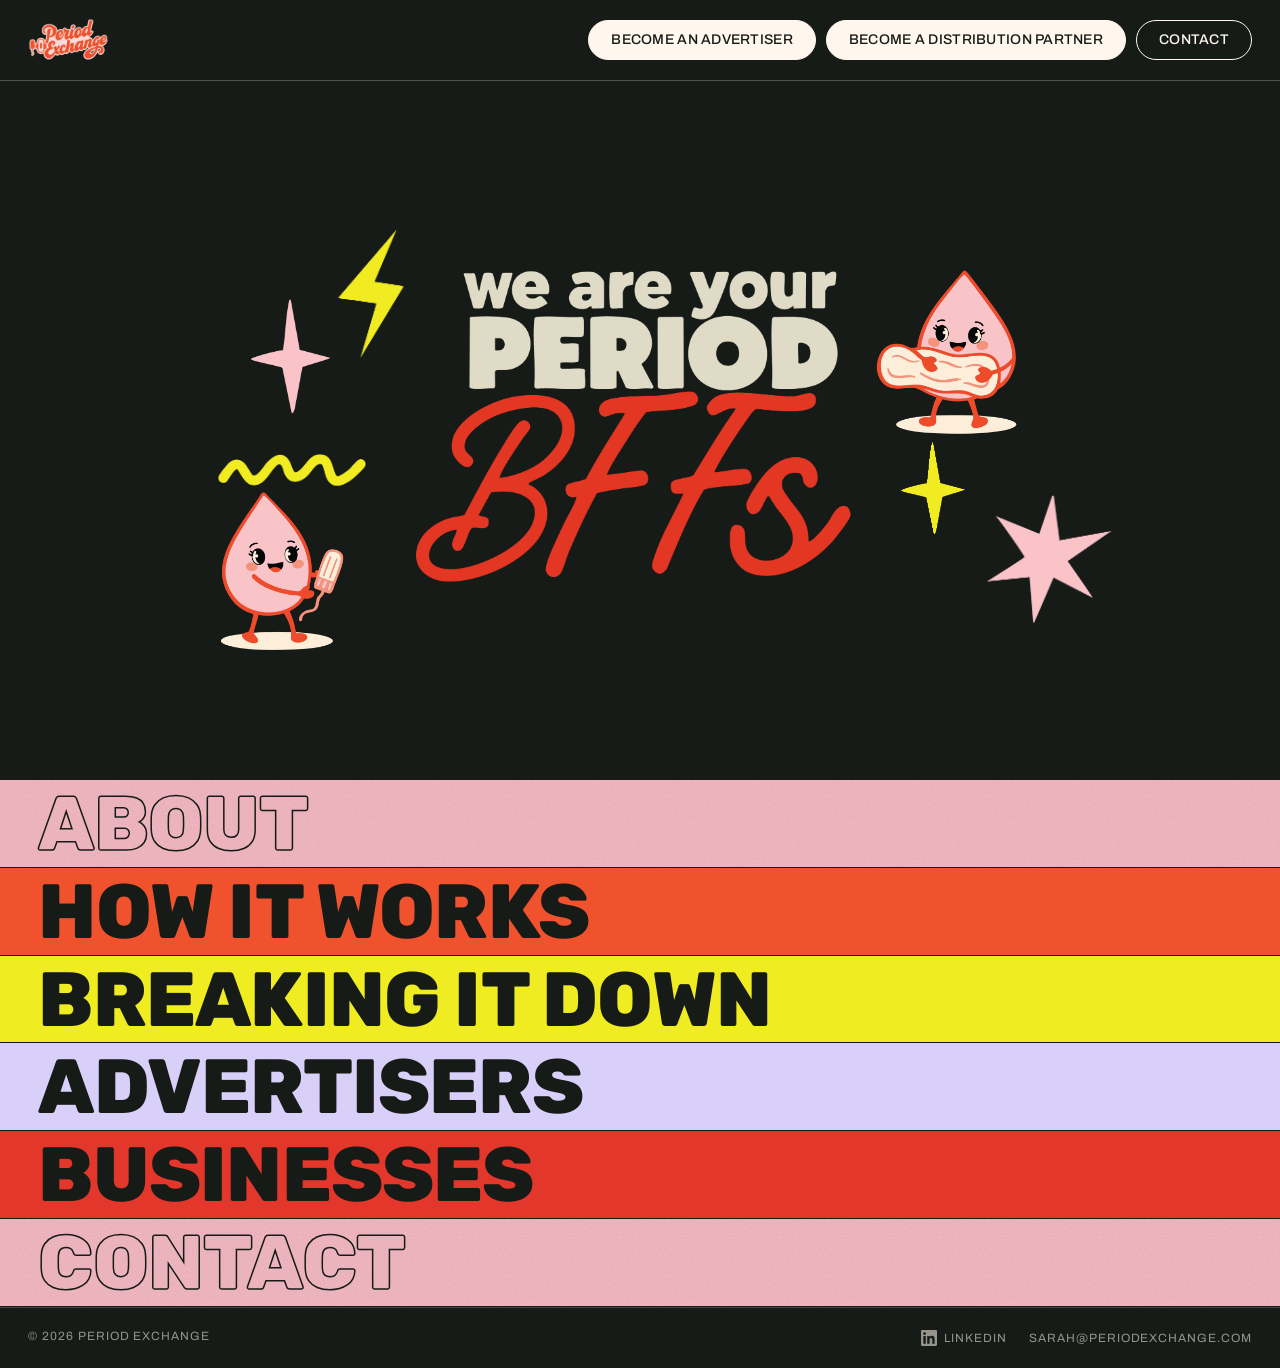
<file: index.html>
<!DOCTYPE html>
<html lang="en">
<head>
  <meta charset="UTF-8" />
  <meta name="viewport" content="width=device-width, initial-scale=1" />
  <title>Period Exchange</title>
  <meta name="description" content="Free period products, funded by brands. Sponsors cover the cost; schools, workplaces and community spaces hand them out." />
  <link rel="icon" href="assets/logo-icon.webp" />
  <link rel="preconnect" href="https://fonts.googleapis.com" />
  <link rel="preconnect" href="https://fonts.gstatic.com" crossorigin />
  <link href="https://fonts.googleapis.com/css2?family=Archivo:wght@400;500;600;700&family=Newsreader:ital,opsz,wght@0,6..72,400;0,6..72,500;1,6..72,400&family=Rubik:wght@400;500;800&display=swap" rel="stylesheet" />
  <link rel="stylesheet" href="styles.css?v=434367" />
</head>
<body>

  <header class="site-header">
    <a href="index.html" class="logo"><img src="assets/logo-script.webp" alt="Period Exchange" /></a>
    <nav class="header-actions" aria-label="Get involved">
      <a href="advertisers.html" class="pill pill-cta">Become an Advertiser</a>
      <a href="business.html" class="pill pill-cta">Become a distribution partner</a>
      <a href="#contact" class="pill">Contact</a>
    </nav>
  </header>

  <main id="top">
    <!-- ============ HERO ============ -->
    <section class="hero">
      <div class="hero-stage">
        <img src="assets/bffs.webp" alt="We are your period BFFs" class="hero-title" />
        <img src="assets/bolt.webp"         alt="" class="s s-bolt bob" />
        <img src="assets/star-pink.webp"    alt="" class="s s-diamond bob-slow" />
        <img src="assets/squiggle.webp"     alt="" class="s s-squiggle wiggle" />
        <img src="assets/buddy-tampon.webp" alt="" class="s s-buddy1 bob-slow" />
        <img src="assets/buddy-pad.webp"    alt="" class="s s-buddy2 bob" />
        <img src="assets/star-yellow.webp"  alt="" class="s s-star bob" />
        <img src="assets/burst.webp"        alt="" class="s s-burst spin" />
      </div>
      <div class="cta-row mobile-only">
        <a href="advertisers.html" class="pill">Become an Advertiser</a>
        <a href="business.html" class="pill">Become a distribution partner</a>
      </div>
    </section>


    <!-- ============ CONTENTS (each row opens its section) ============ -->
    <section class="page bg-pink" aria-label="Contents">
      <ol class="bands">
      <li class="band outline"><details name="contents" id="about">
        <summary>About</summary>
        <div class="band-panel">
    <!-- ============ INTRO SPREAD ============ -->
    <div class="spread">
      <section class="page bg-pink gutter-shadow">
        
        <div class="page-body two">
          <div class="stack">
            <div class="frame oval"><img src="assets/photo-basket.webp" alt="Someone taking a Period Exchange pad from a basket on a bathroom counter" /></div>
            <div class="frame tall"><img src="assets/photo-bar.webp" alt="A wire basket of Period Exchange pads on a bar restroom counter" /></div>
            <p class="caption">Free pads, right where they're needed, from bathrooms to the neighborhood&nbsp;bar.</p>
          </div>
          <div class="vrule">
            <div class="pullbox">
              <div class="hearts">&#9829;&#9829;&#9829;&#9829;&#9829;</div>
              <q>Period care is basic care.</q>
              <cite>&mdash; The Period Exchange promise</cite>
            </div>
            <h2 class="headline sm" style="margin-bottom: 18px">We support every side of the cycle</h2>
            <div class="prose" style="text-align: justify; hyphens: auto">
              <p>Period Exchange pays for free pads and tampons through brand sponsorship. Sponsors are recognized on signage beside our dispensers, and that covers the cost of sourcing and delivering the products.</p>
              <ul>
                <li>Products are joni pads and tampons, in joni's own packaging</li>
                <li>Sponsors are recognized on signage beside the dispensers</li>
                <li>Ad revenue pays for production and delivery</li>
                <li>Partners and the people they serve pay nothing</li>
              </ul>
              <p>The result is a funding loop that doesn't depend on donations, or on the people using the products.</p>
            </div>
            <p class="signoff">Period Exchange,<br />free period care for every space,<br /><a href="mailto:sarah@periodexchange.com">sarah@periodexchange.com</a></p>
          </div>
        </div>
      </section>
      <section class="page bg-ink on-dark rail-right">
        
        <div class="bleed"><img src="assets/photo-box.webp" alt="An open box of Period Exchange pads on the back of a delivery truck" /></div>
      </section>
    </div>


        </div>
      </details></li>

      <li class="band c-orange"><details name="contents" id="how">
        <summary>How it works</summary>
        <div class="band-panel">
    <!-- ============ HOW IT WORKS SPREAD ============ -->
    <div class="spread">
      <section class="page bg-lavender gutter-shadow">
        
        <div class="page-body">
          <ol class="index plain">
            <li><span>Brands sponsor the signage<small>Sponsors are recognized on signage beside the dispensers.</small></span></li>
            <li><span>We source quality products<small>Sponsorship pays for joni pads and tampons, supplied in joni's own packaging.</small></span></li>
            <li><span>Partners stock them for free<small>Schools, workplaces, gyms, bars and community spaces.</small></span></li>
            <li><span>Anyone who needs one takes one<small>No forms, no proof of need, no cost.</small></span></li>
            <li><span>Everyone sees the impact<small>Everyone gets reports on reach and units delivered.</small></span></li>
          </ol>
          <img src="assets/logo-icon.webp" alt="" style="width: 90px; margin-top: 48px" />
        </div>
      </section>
      <section class="page bg-ink fg-pink rail-right">
        
        <div class="page-body push-bottom">
          <h2 class="headline xl">Fund. Source. Share.</h2>
          <p style="font-size: clamp(19px, 1.7vw, 24px); line-height: 1.35; max-width: 34ch">Sponsors are recognized on signage beside our dispensers. That money pays for joni pads and tampons and gets them into the spaces people already use. Partners pay nothing, and neither does anyone who reaches for a pad or tampon.</p>
        </div>
      </section>
    </div>


        </div>
      </details></li>

      <li class="band c-yellow"><details name="contents" id="breakdown">
        <summary>Breaking it down</summary>
        <div class="band-panel">
    <!-- ============ BREAKING IT DOWN ============ -->
    <section class="page bg-ink fg-orange rail-right breakdown">
      
      <div class="page-body">
        <div class="two even">
          <div class="prose">
            <h4>The donation model</h4>
            <ul>
              <li>Relies on fundraising drives</li>
              <li>Supply comes and goes</li>
              <li>Heavy admin work for volunteers</li>
              <li>A short-term fix</li>
            </ul>
            <p>Donations matter, but they're unpredictable. When a drive ends, the shelves empty out again.</p>
          </div>
          <div class="prose vrule">
            <h4>The exchange model</h4>
            <ul>
              <li>Funded by sponsorship revenue</li>
              <li>Steady, predictable supply</li>
              <li>Easy to scale to new locations</li>
              <li>Lasting infrastructure</li>
            </ul>
            <p>Because sponsors pay for each run, supply keeps flowing. Every new sponsor means more places stocked.</p>
          </div>
        </div>
        <div class="helps">
          <div class="helps-grid">
            <article class="prose">
              <div class="frame"><img src="assets/photo-box.webp" alt="An open box of Period Exchange pads on a delivery truck" /></div>
              <h4>Advertisers</h4>
              <p>Your brand in people's hands, on a product they're glad to have.</p>
              <p class="signoff"><a href="advertisers.html">More for advertisers &#8599;</a></p>
            </article>
            <article class="prose">
              <div class="frame"><img src="assets/photo-basket.webp" alt="A basket of Period Exchange pads on a bathroom counter" /></div>
              <h4>Host locations</h4>
              <p>Free period care for guests and staff, at no cost. We handle restocking.</p>
              <p class="signoff"><a href="business.html">More for businesses &#8599;</a></p>
            </article>
            <article class="prose">
              <div class="frame"><img src="assets/photo-bar.webp" alt="A basket of Period Exchange pads on a bar restroom counter" /></div>
              <h4>Communities</h4>
              <p>Nobody leaves class, work or practice early because they ran out.</p>
            </article>
            <article class="prose">
              <div class="art"><img src="assets/buddy-tampon.webp" alt="" /></div>
              <h4>Equity &amp; dignity</h4>
              <p>No forms, no proof of need, no awkward asks. Just basic care.</p>
            </article>
            <article class="prose">
              <div class="art"><img src="assets/buddy-pad.webp" alt="" /></div>
              <h4>Measurable outcomes</h4>
              <p>Clear reports on units delivered, locations served and reach over time.</p>
            </article>
          </div>
        </div>
      </div>
    </section>

    <!-- ============ SUMMARY ============ -->
    <section class="page bg-yellow summary">
      
      <div class="page-body two even" style="align-items: center">
        <div class="center-art"><img src="assets/heart.webp" alt="" style="width: min(300px, 70%)" class="bob-slow" /></div>
        <div class="vrule">
          <h2 class="headline sm" style="margin-bottom: 22px">A lasting fix for a problem that keeps coming back</h2>
          <div class="prose">
            <ul>
              <li>Business incentives working for social good</li>
              <li>Brand reach with real-world results</li>
              <li>Access with dignity and choice</li>
              <li>Ending period poverty at the system level</li>
            </ul>
          </div>
          <div class="actions">
            <a href="advertisers.html" class="pill">Advertise with us</a>
            <a href="business.html" class="pill">Stock your space</a>
          </div>
        </div>
      </div>
    </section>

        </div>
      </details></li>

      <li class="band c-lavender"><details name="contents" id="advertisers">
        <summary>Advertisers</summary>
        <div class="band-panel">

          <section class="page bg-lavender"><div class="page-body two even" style="align-items: center">
            <div class="frame wide"><img src="assets/photo-bar.webp" alt="A wire basket of Period Exchange pads on a bar restroom counter" /></div>
            <div class="vrule">
              <h2 class="headline sm" style="margin-bottom: 16px">Put your brand where it matters</h2>
              <div class="prose"><p>Sponsor a run of joni pads and tampons, with your brand recognized on signage beside the dispenser. Your ad spend pays for free period care, and your support reaches people at a moment they'll remember.</p></div>
              <div class="actions"><a href="advertisers.html" class="pill">See the advertisers page</a><a href="mailto:sarah@periodexchange.com" class="pill">Email us</a></div>
            </div>
          </div></section>
        </div>
      </details></li>

      <li class="band c-red"><details name="contents" id="businesses">
        <summary>Businesses</summary>
        <div class="band-panel">

          <section class="page bg-cream"><div class="page-body two even" style="align-items: center">
            <div class="frame wide"><img src="assets/photo-basket.webp" alt="Someone taking a Period Exchange pad from a basket on a bathroom counter" /></div>
            <div class="vrule">
              <h2 class="headline sm" style="margin-bottom: 16px">Free period products for your space</h2>
              <div class="prose"><p>Our advertising partners cover the cost, so you can stock your bathrooms for free. We handle delivery and restocking, and every sponsor is vetted for your space.</p></div>
              <div class="actions"><a href="business.html" class="pill">See the businesses page</a><a href="mailto:sarah@periodexchange.com" class="pill">Email us</a></div>
            </div>
          </div></section>
        </div>
      </details></li>

      <li class="band outline"><details name="contents" id="contact">
        <summary>Contact</summary>
        <div class="band-panel">

    <!-- ============ CONTACT ============ -->
    <!-- Submissions are emailed to sarah@periodexchange.com via Web3Forms (web3forms.com), using the access key below. -->
    <section class="page bg-ink on-dark">
      
      <div class="page-body contact-grid">
        <div>
          <h2 class="headline md accent-pink">Want to exchange?</h2>
          <p class="kicker" style="text-align: left; margin-top: 10px">Let us know!</p>
          <img src="assets/buddies.webp" alt="" class="contact-buddies" />
        </div>

        <form class="contact-form" id="contactForm" action="https://api.web3forms.com/submit" method="POST">
          <input type="hidden" name="access_key" value="59888fce-a94a-423c-b815-287d5a131437" />
          <input type="hidden" name="subject" value="New Period Exchange inquiry" />
          <input type="hidden" name="from_name" value="Period Exchange website" />
          <input type="checkbox" name="botcheck" class="sr-only" tabindex="-1" autocomplete="off" aria-hidden="true" />
          <fieldset>
            <legend>Name</legend>
            <div class="field-row">
              <label>First Name <span class="req">(required)</span><input type="text" name="first" required /></label>
              <label>Last Name <span class="req">(required)</span><input type="text" name="last" required /></label>
            </div>
          </fieldset>

          <label class="big">Email <span class="req">(required)</span><input type="email" name="email" required /></label>
          <label class="check round"><input type="checkbox" name="news" /> Sign up for news and updates</label>

          <fieldset>
            <legend>Type</legend>
            <label class="check"><input type="checkbox" name="type" value="advertiser" /> Advertiser</label>
            <label class="check"><input type="checkbox" name="type" value="partner" /> Distribution Partner</label>
          </fieldset>

          <label class="big">Message <span class="req">(required)</span><textarea name="message" rows="4" required></textarea></label>

          <button type="submit" class="pill">Submit</button>
          <p class="form-note" role="status" hidden></p>
        </form>
      </div>
    </section>

        </div>
      </details></li>

      </ol>
    </section>
  </main>

  <footer class="site-footer">
    <span>&copy; <span id="year"></span> Period Exchange</span>
    <span class="footer-links">
      <a href="https://www.linkedin.com/company/73796115/" target="_blank" rel="noopener" aria-label="Period Exchange on LinkedIn">
        <svg viewBox="0 0 24 24" width="16" height="16" aria-hidden="true"><path fill="currentColor" d="M20.45 20.45h-3.56v-5.57c0-1.33-.02-3.04-1.85-3.04-1.85 0-2.14 1.45-2.14 2.94v5.67H9.35V9h3.41v1.56h.05c.48-.9 1.64-1.85 3.37-1.85 3.6 0 4.27 2.37 4.27 5.46v6.28ZM5.34 7.43a2.06 2.06 0 1 1 0-4.13 2.06 2.06 0 0 1 0 4.13ZM7.12 20.45H3.56V9h3.56v11.45ZM22.22 0H1.77C.79 0 0 .77 0 1.73v20.54C0 23.23.79 24 1.77 24h20.45c.98 0 1.78-.77 1.78-1.73V1.73C24 .77 23.2 0 22.22 0Z"/></svg>
        LinkedIn
      </a>
      <a href="mailto:sarah@periodexchange.com">sarah@periodexchange.com</a>
    </span>
  </footer>

  <script src="site.js?v=434367"></script>
</body>
</html>
</file>
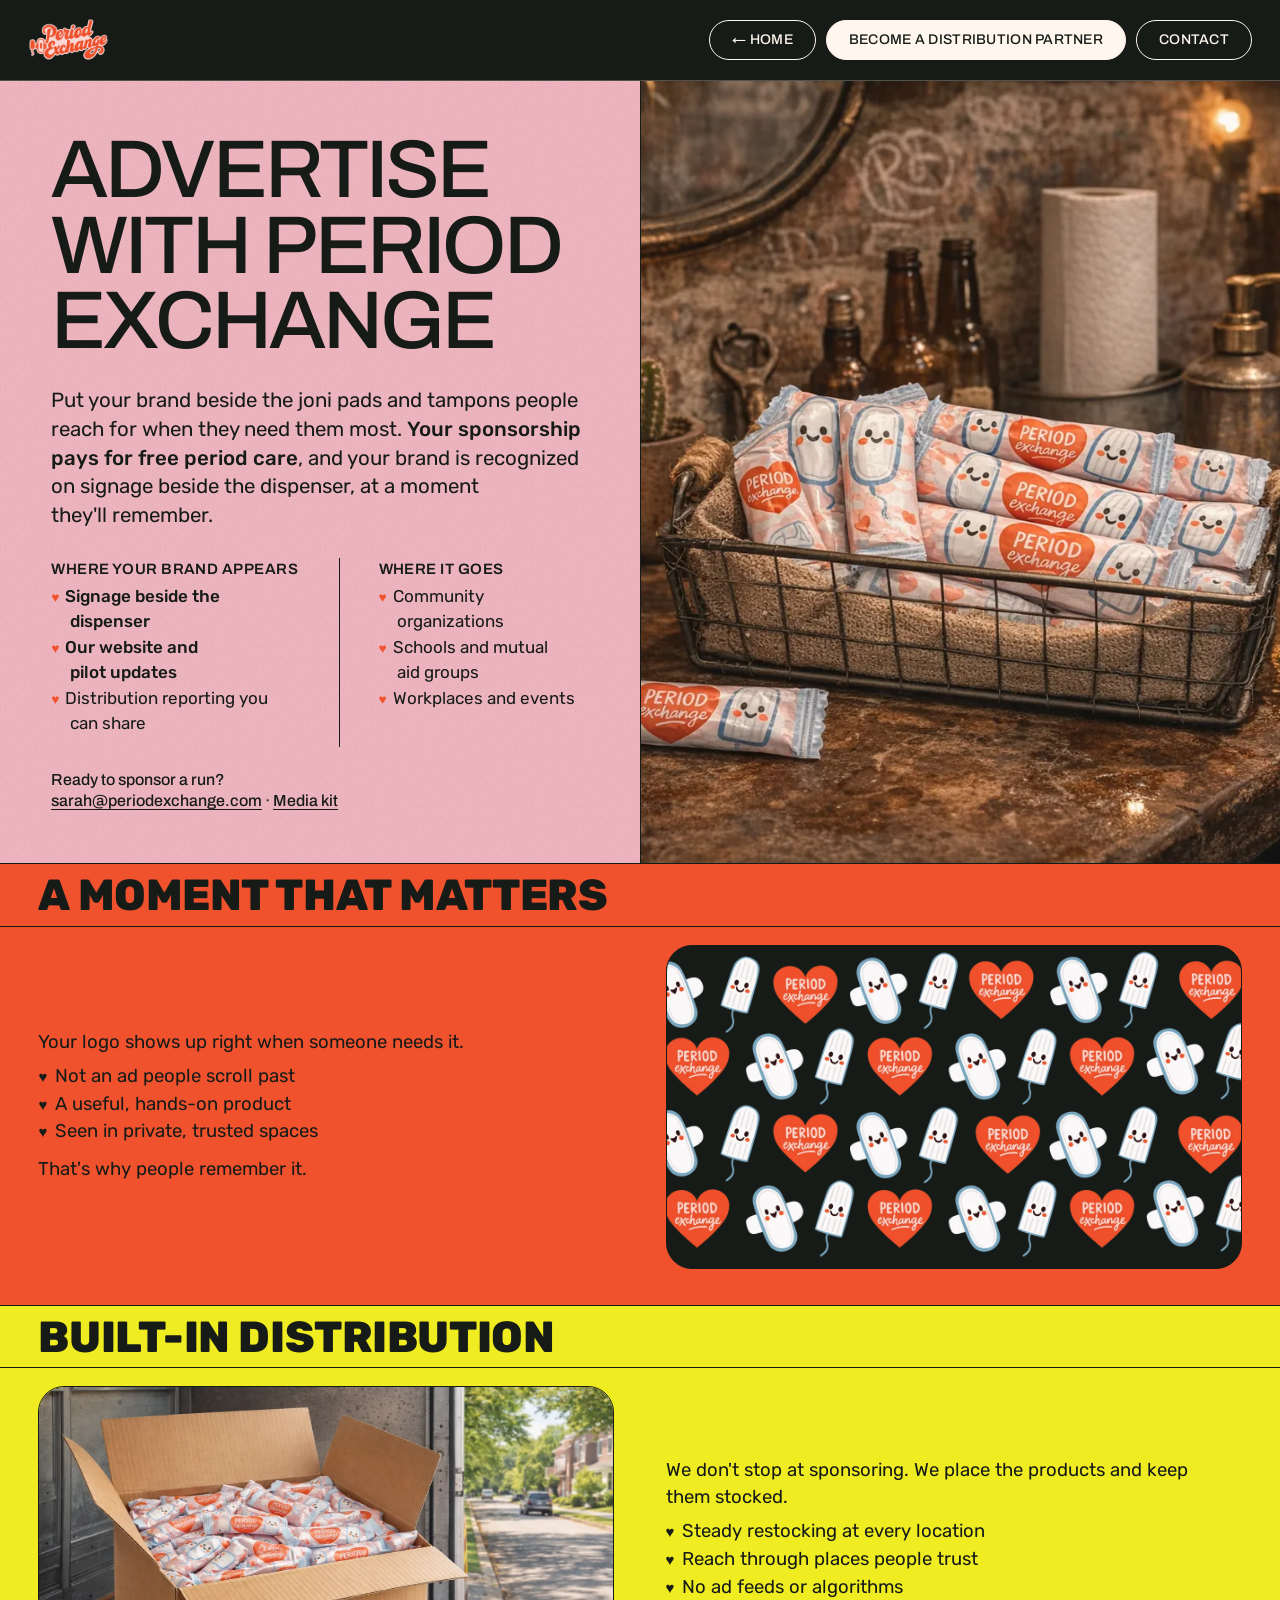
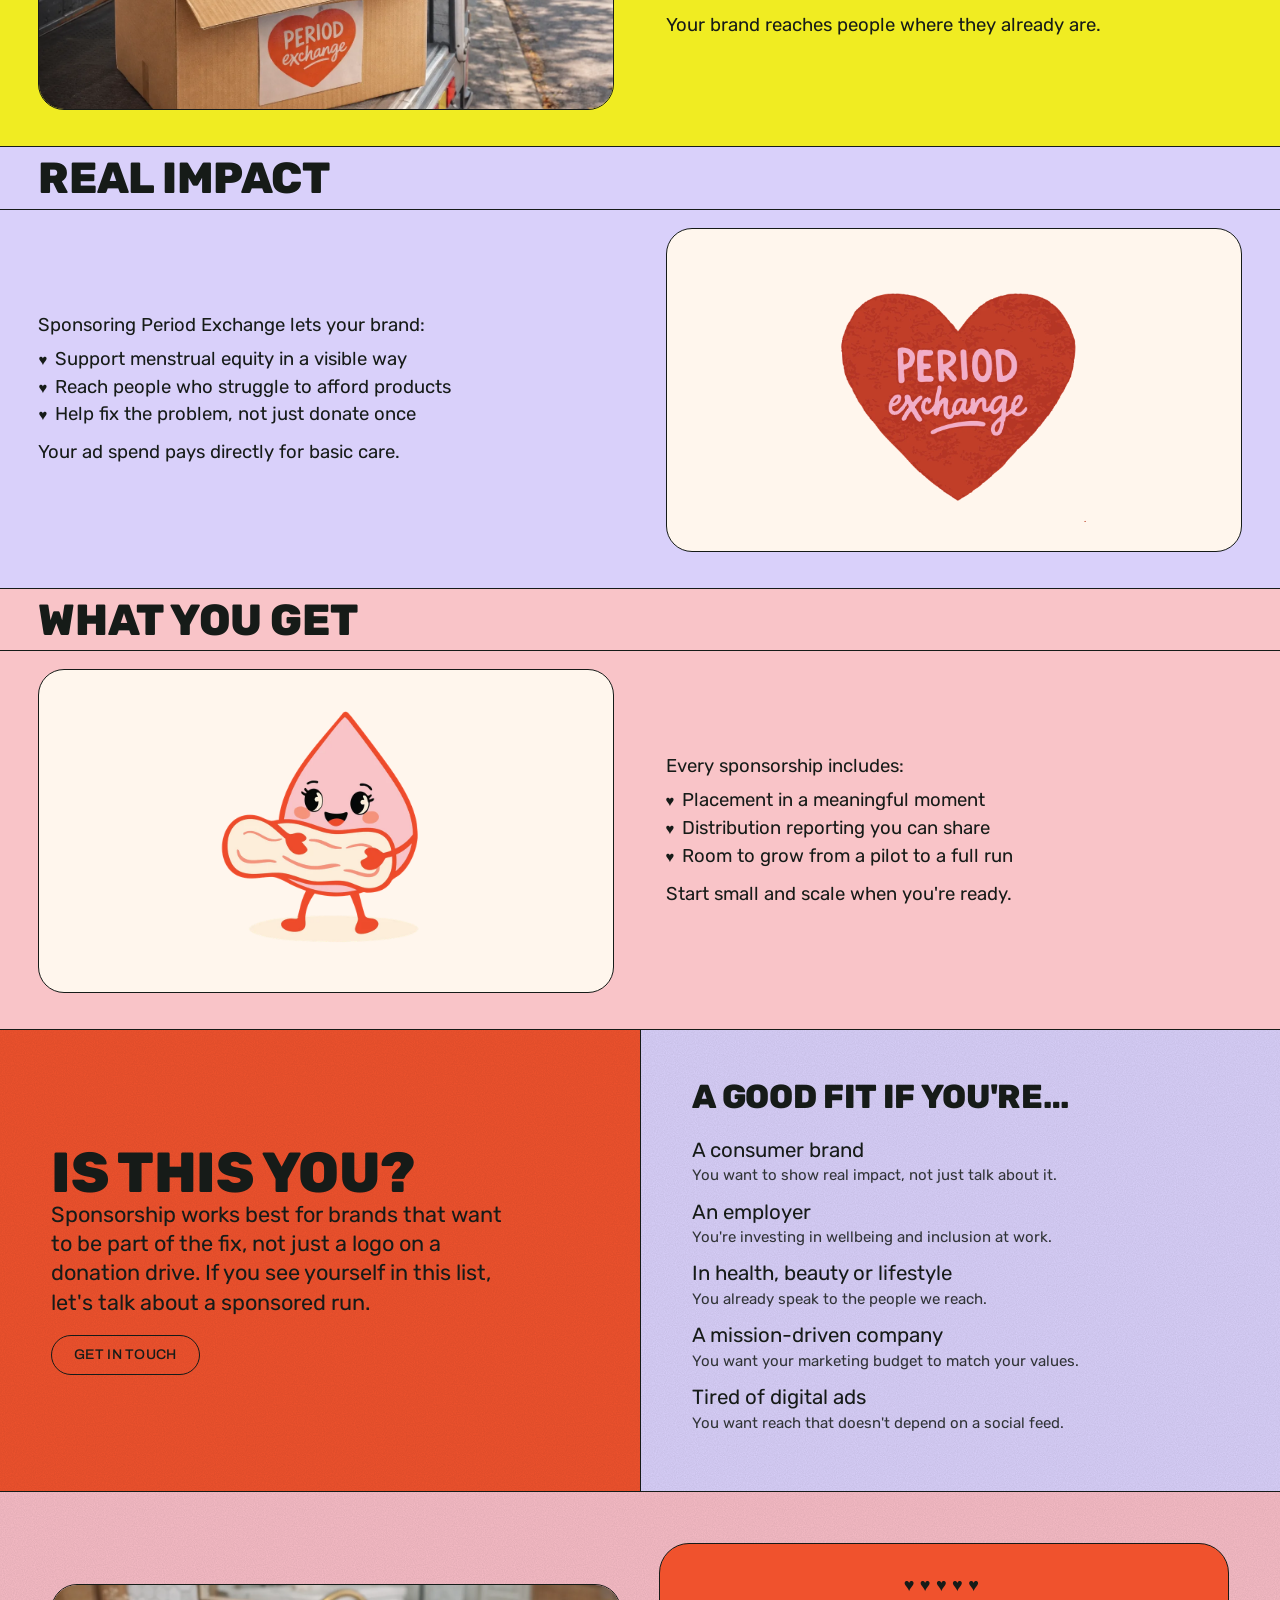
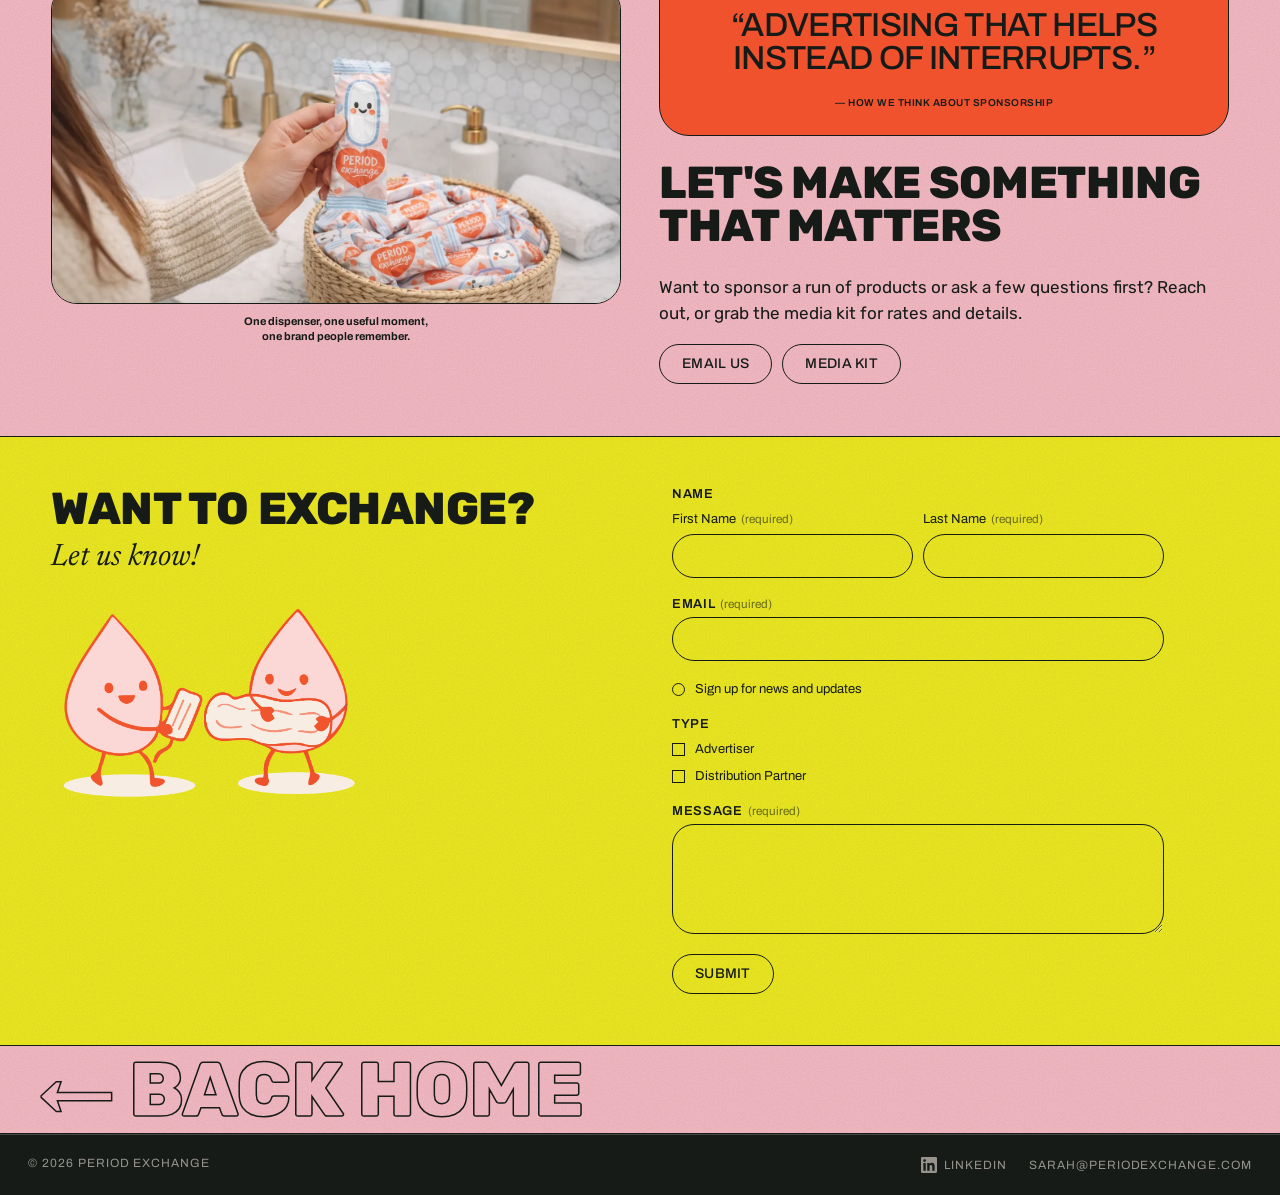
<file: advertisers.html>
<!DOCTYPE html>
<html lang="en">
<head>
  <meta charset="UTF-8" />
  <meta name="viewport" content="width=device-width, initial-scale=1" />
  <title>Advertisers — Period Exchange</title>
  <meta name="description" content="Sponsor free period products and put your brand where it matters." />
  <link rel="icon" href="assets/logo-icon.webp" />
  <link rel="preconnect" href="https://fonts.googleapis.com" />
  <link rel="preconnect" href="https://fonts.gstatic.com" crossorigin />
  <link href="https://fonts.googleapis.com/css2?family=Archivo:wght@400;500;600;700&family=Newsreader:ital,opsz,wght@0,6..72,400;0,6..72,500;1,6..72,400&family=Rubik:wght@400;500;800&display=swap" rel="stylesheet" />
  <link rel="stylesheet" href="styles.css?v=434367" />
</head>
<body>

  <header class="site-header">
    <a href="index.html" class="logo"><img src="assets/logo-script.webp" alt="Period Exchange" /></a>
    <nav class="header-actions" aria-label="Get involved">
      <a href="index.html" class="pill pill-home">&larr; Home</a>
      <a href="business.html" class="pill pill-cta">Become a distribution partner</a>
      <a href="#contact" class="pill">Contact</a>
    </nav>
  </header>

  <main id="top">

    <!-- ============ OPENING SPREAD ============ -->
    <div class="spread">
      <section class="page bg-pink">
        <div class="page-body">
          <h1 class="headline" style="margin-bottom: 28px">Advertise with Period Exchange</h1>
          <div class="prose">
            <p style="font-size: clamp(19px, 1.6vw, 24px); line-height: 1.4">Put your brand beside the joni pads and tampons people reach for when they need them most. <strong>Your sponsorship pays for free period care</strong>, and your brand is recognized on signage beside the dispenser, at a moment they'll remember.</p>
          </div>
          <div class="two even mt">
            <div class="prose">
              <h4>Where your brand appears</h4>
              <ul>
                <li><strong>Signage beside the dispenser</strong></li>
                <li><strong>Our website and pilot updates</strong></li>
                <li>Distribution reporting you can share</li>
              </ul>
            </div>
            <div class="prose vrule">
              <h4>Where it goes</h4>
              <ul>
                <li>Community organizations</li>
                <li>Schools and mutual aid groups</li>
                <li>Workplaces and events</li>
              </ul>
            </div>
          </div>
          <p class="signoff">Ready to sponsor a run?<br /><a href="mailto:sarah@periodexchange.com">sarah@periodexchange.com</a> &middot; <a href="https://docs.google.com/document/d/1XaeUWEM62d2fJIQ2lmhmD-ZaAb_2vCSRUM9pgwO3BeY/" target="_blank" rel="noopener">Media kit</a></p>
        </div>
      </section>
      <section class="page bg-ink on-dark rail-right">
        <div class="bleed"><img src="assets/photo-bar.webp" alt="A wire basket of Period Exchange pads on a bar restroom counter" /></div>
      </section>
    </div>

    <!-- ============ WHY BRANDS CHOOSE US (rows) ============ -->
    <section class="page bg-cream">
      <div>
        <ul class="bands small">
          <li class="band c-orange"><div class="band-static">
            <h3 class="band-title">A moment that matters</h3>
            <div class="band-open">
              <div class="prose">
                <p>Your logo shows up right when someone needs it.</p>
                <ul>
                <li>Not an ad people scroll past</li>
                <li>A useful, hands-on product</li>
                <li>Seen in private, trusted spaces</li>
                </ul>
                <p>That's why people remember it.</p>
              </div>
              <div class="frame wide"><img src="assets/pattern.webp" alt="Period Exchange pattern with smiling pads, tampons and heart logos" /></div>
            </div>
          </div></li>
          <li class="band c-yellow"><div class="band-static">
            <h3 class="band-title">Built-in distribution</h3>
            <div class="band-open">
              <div class="frame wide"><img src="assets/photo-box.webp" alt="An open box of Period Exchange pads on the back of a delivery truck" /></div>
              <div class="prose">
                <p>We don't stop at sponsoring. We place the products and keep them stocked.</p>
                <ul>
                <li>Steady restocking at every location</li>
                <li>Reach through places people trust</li>
                <li>No ad feeds or algorithms</li>
                </ul>
                <p>Your brand reaches people where they already are.</p>
              </div>
            </div>
          </div></li>
          <li class="band c-lavender"><div class="band-static">
            <h3 class="band-title">Real impact</h3>
            <div class="band-open">
              <div class="prose">
                <p>Sponsoring Period Exchange lets your brand:</p>
                <ul>
                <li>Support menstrual equity in a visible way</li>
                <li>Reach people who struggle to afford products</li>
                <li>Help fix the problem, not just donate once</li>
                </ul>
                <p>Your ad spend pays directly for basic care.</p>
              </div>
              <div class="art"><img src="assets/heart.webp" alt="" /></div>
            </div>
          </div></li>
          <li class="band c-pink"><div class="band-static">
            <h3 class="band-title">What you get</h3>
            <div class="band-open">
              <div class="art"><img src="assets/buddy-pad.webp" alt="" /></div>
              <div class="prose">
                <p>Every sponsorship includes:</p>
                <ul>
                <li>Placement in a meaningful moment</li>
                <li>Distribution reporting you can share</li>
                <li>Room to grow from a pilot to a full run</li>
                </ul>
                <p>Start small and scale when you're ready.</p>
              </div>
            </div>
          </div></li>
        </ul>
      </div>
    </section>

    <!-- ============ WHO IT'S FOR SPREAD ============ -->
    <div class="spread balanced">
      <section class="page bg-orange gutter-shadow">
        
        <div class="page-body push-bottom">
          <h2 class="headline xl">Is this you?</h2>
          <div>
            <p style="font-size: clamp(19px, 1.7vw, 24px); line-height: 1.35; max-width: 34ch">Sponsorship works best for brands that want to be part of the fix, not just a logo on a donation drive. If you see yourself in this list, let's talk about a sponsored run.</p>
            <div class="actions"><a href="#contact" class="pill">Get in touch</a></div>
          </div>
        </div>
      </section>
      <section class="page bg-lavender">
        
        <div class="page-body">
          <h2 class="headline sm" style="margin-bottom: 18px">A good fit if you're…</h2>
          <ol class="index plain">
            <li><span>A consumer brand<small>You want to show real impact, not just talk about it.</small></span></li>
            <li><span>An employer<small>You're investing in wellbeing and inclusion at work.</small></span></li>
            <li><span>In health, beauty or lifestyle<small>You already speak to the people we reach.</small></span></li>
            <li><span>A mission-driven company<small>You want your marketing budget to match your values.</small></span></li>
            <li><span>Tired of digital ads<small>You want reach that doesn't depend on a social feed.</small></span></li>
          </ol>
        </div>
      </section>
    </div>

    <!-- ============ CTA ============ -->
    <section class="page bg-pink">
      
      <div class="page-body two even" style="align-items: center">
        <div>
          <div class="frame wide"><img src="assets/photo-basket.webp" alt="Someone taking a Period Exchange pad from a basket on a bathroom counter" /></div>
          <p class="caption">One dispenser, one useful moment, one brand people remember.</p>
        </div>
        <div>
          <div class="pullbox orange">
            <div class="hearts" style="color: var(--ink)">&#9829;&#9829;&#9829;&#9829;&#9829;</div>
            <q>Advertising that helps instead of interrupts.</q>
            <cite>&mdash; How we think about sponsorship</cite>
          </div>
          <h2 class="headline md">Let's make something that matters</h2>
          <p class="mt">Want to sponsor a run of products or ask a few questions first? Reach out, or grab the media kit for rates and details.</p>
          <div class="actions">
            <a href="mailto:sarah@periodexchange.com" class="pill">Email us</a>
            <a href="https://docs.google.com/document/d/1XaeUWEM62d2fJIQ2lmhmD-ZaAb_2vCSRUM9pgwO3BeY/" target="_blank" rel="noopener" class="pill">Media kit</a>
          </div>
        </div>
      </div>
    </section>

    <!-- ============ CONTACT ============ -->
    <!-- Submissions are emailed to sarah@periodexchange.com via Web3Forms (web3forms.com), using the access key below. -->
    <section class="page bg-yellow contact-light" id="contact">
      
      <div class="page-body contact-grid">
        <div>
          <h2 class="headline md accent-pink">Want to exchange?</h2>
          <p class="kicker" style="text-align: left; margin-top: 10px">Let us know!</p>
          <img src="assets/buddies.webp" alt="" class="contact-buddies" />
        </div>

        <form class="contact-form" id="contactForm" action="https://api.web3forms.com/submit" method="POST">
          <input type="hidden" name="access_key" value="59888fce-a94a-423c-b815-287d5a131437" />
          <input type="hidden" name="subject" value="New Period Exchange inquiry" />
          <input type="hidden" name="from_name" value="Period Exchange website" />
          <input type="checkbox" name="botcheck" class="sr-only" tabindex="-1" autocomplete="off" aria-hidden="true" />
          <fieldset>
            <legend>Name</legend>
            <div class="field-row">
              <label>First Name <span class="req">(required)</span><input type="text" name="first" required /></label>
              <label>Last Name <span class="req">(required)</span><input type="text" name="last" required /></label>
            </div>
          </fieldset>

          <label class="big">Email <span class="req">(required)</span><input type="email" name="email" required /></label>
          <label class="check round"><input type="checkbox" name="news" /> Sign up for news and updates</label>

          <fieldset>
            <legend>Type</legend>
            <label class="check"><input type="checkbox" name="type" value="advertiser" /> Advertiser</label>
            <label class="check"><input type="checkbox" name="type" value="partner" /> Distribution Partner</label>
          </fieldset>

          <label class="big">Message <span class="req">(required)</span><textarea name="message" rows="4" required></textarea></label>

          <button type="submit" class="pill">Submit</button>
          <p class="form-note" role="status" hidden></p>
        </form>
      </div>
    </section>
    <nav class="page bg-pink" aria-label="Back to home">
      <ul class="bands">
        <li class="band outline"><a href="index.html">&larr; Back home</a></li>
      </ul>
    </nav>
  </main>

  <footer class="site-footer">
    <span>&copy; <span id="year"></span> Period Exchange</span>
    <span class="footer-links">
      <a href="https://www.linkedin.com/company/73796115/" target="_blank" rel="noopener" aria-label="Period Exchange on LinkedIn">
        <svg viewBox="0 0 24 24" width="16" height="16" aria-hidden="true"><path fill="currentColor" d="M20.45 20.45h-3.56v-5.57c0-1.33-.02-3.04-1.85-3.04-1.85 0-2.14 1.45-2.14 2.94v5.67H9.35V9h3.41v1.56h.05c.48-.9 1.64-1.85 3.37-1.85 3.6 0 4.27 2.37 4.27 5.46v6.28ZM5.34 7.43a2.06 2.06 0 1 1 0-4.13 2.06 2.06 0 0 1 0 4.13ZM7.12 20.45H3.56V9h3.56v11.45ZM22.22 0H1.77C.79 0 0 .77 0 1.73v20.54C0 23.23.79 24 1.77 24h20.45c.98 0 1.78-.77 1.78-1.73V1.73C24 .77 23.2 0 22.22 0Z"/></svg>
        LinkedIn
      </a>
      <a href="mailto:sarah@periodexchange.com">sarah@periodexchange.com</a>
    </span>
  </footer>

  <script src="site.js?v=434367"></script>
</body>
</html>
</file>
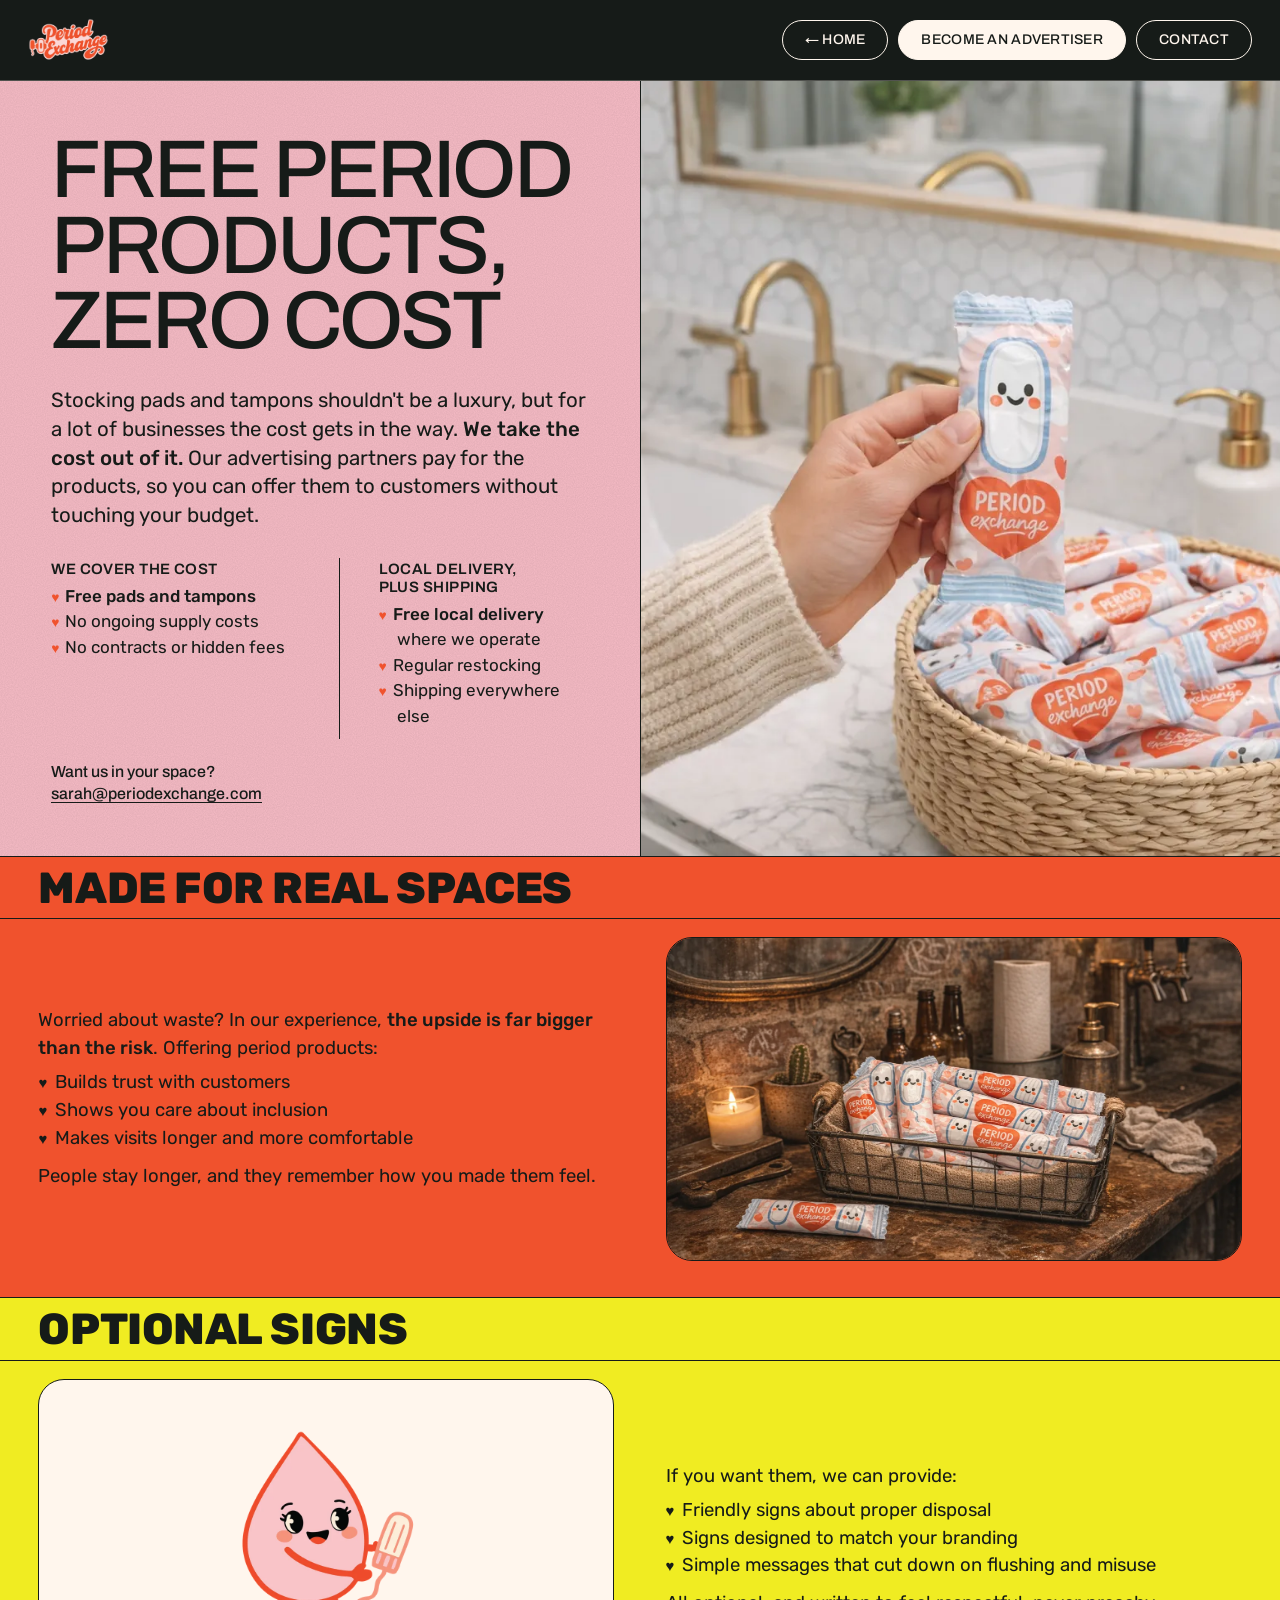
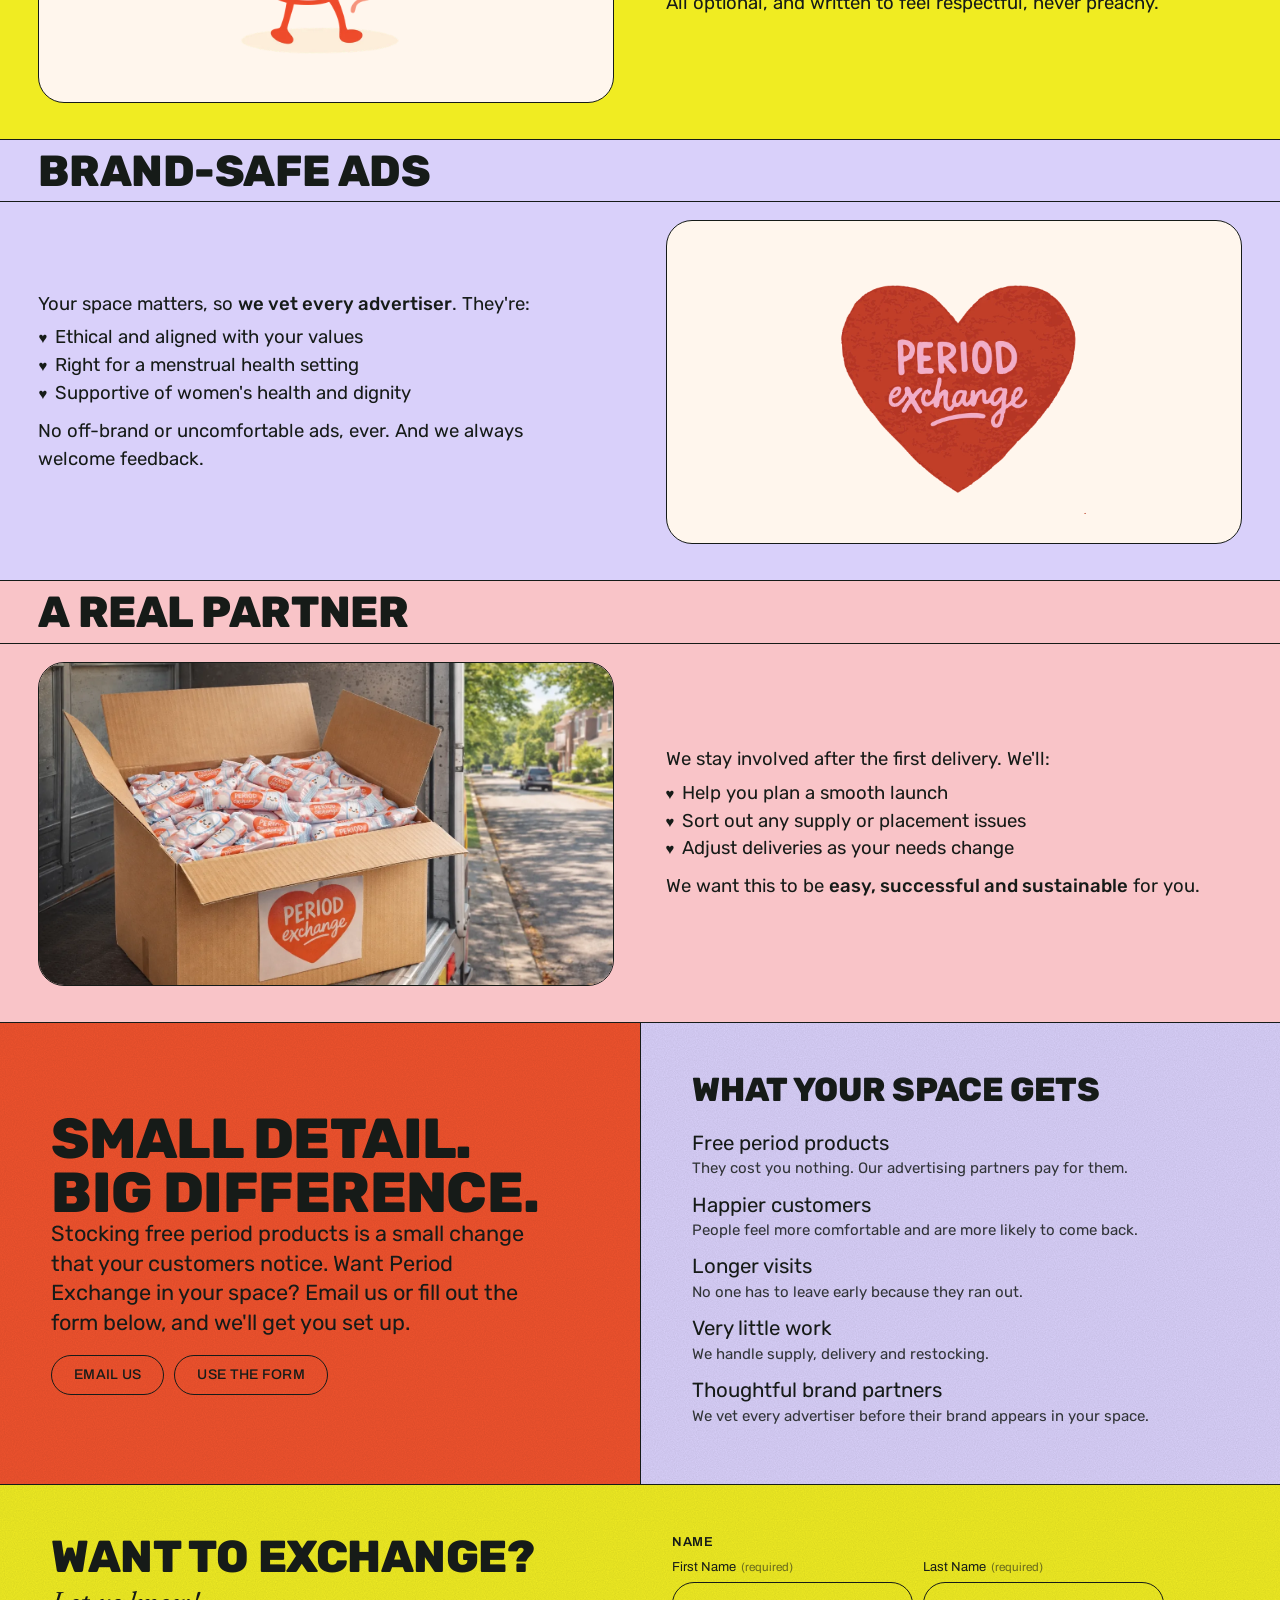
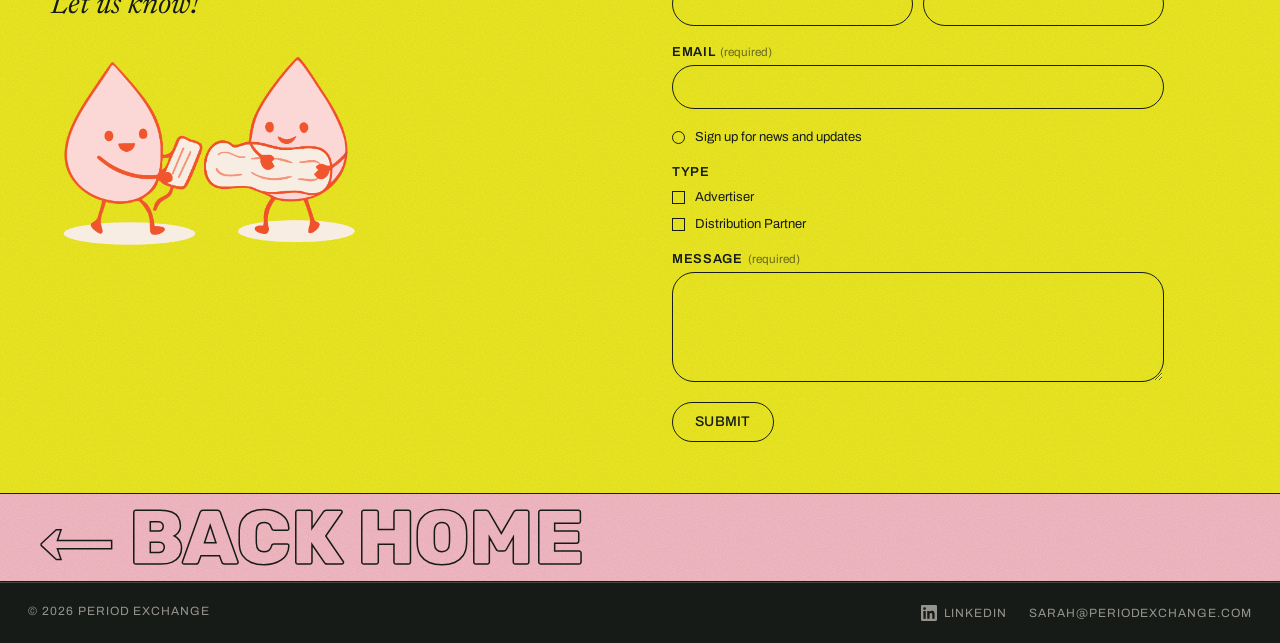
<file: business.html>
<!DOCTYPE html>
<html lang="en">
<head>
  <meta charset="UTF-8" />
  <meta name="viewport" content="width=device-width, initial-scale=1" />
  <title>For Businesses — Period Exchange</title>
  <meta name="description" content="Free period products for your business, paid for by our advertising partners." />
  <link rel="icon" href="assets/logo-icon.webp" />
  <link rel="preconnect" href="https://fonts.googleapis.com" />
  <link rel="preconnect" href="https://fonts.gstatic.com" crossorigin />
  <link href="https://fonts.googleapis.com/css2?family=Archivo:wght@400;500;600;700&family=Newsreader:ital,opsz,wght@0,6..72,400;0,6..72,500;1,6..72,400&family=Rubik:wght@400;500;800&display=swap" rel="stylesheet" />
  <link rel="stylesheet" href="styles.css?v=434367" />
</head>
<body>

  <header class="site-header">
    <a href="index.html" class="logo"><img src="assets/logo-script.webp" alt="Period Exchange" /></a>
    <nav class="header-actions" aria-label="Get involved">
      <a href="index.html" class="pill pill-home">&larr; Home</a>
      <a href="advertisers.html" class="pill pill-cta">Become an Advertiser</a>
      <a href="#contact" class="pill">Contact</a>
    </nav>
  </header>

  <main id="top">

    <!-- ============ OPENING SPREAD ============ -->
    <div class="spread">
      <section class="page bg-pink gutter-shadow">
        
        <div class="page-body">
          <h1 class="headline" style="margin-bottom: 28px">Free period products, zero cost</h1>
          <div class="prose">
            <p style="font-size: clamp(19px, 1.6vw, 24px); line-height: 1.4">Stocking pads and tampons shouldn't be a luxury, but for a lot of businesses the cost gets in the way. <strong>We take the cost out of it.</strong> Our advertising partners pay for the products, so you can offer them to customers without touching your budget.</p>
          </div>
          <div class="two even mt">
            <div class="prose">
              <h4>We cover the cost</h4>
              <ul>
                <li><strong>Free pads and tampons</strong></li>
                <li>No ongoing supply costs</li>
                <li>No contracts or hidden fees</li>
              </ul>
            </div>
            <div class="prose vrule">
              <h4>Local delivery, plus shipping</h4>
              <ul>
                <li><strong>Free local delivery</strong> where we operate</li>
                <li>Regular restocking</li>
                <li>Shipping everywhere else</li>
              </ul>
            </div>
          </div>
          <p class="signoff">Want us in your space?<br /><a href="mailto:sarah@periodexchange.com">sarah@periodexchange.com</a></p>
        </div>
      </section>
      <section class="page bg-ink on-dark rail-right">
        
        <div class="bleed"><img src="assets/photo-basket.webp" alt="Someone taking a Period Exchange pad from a basket on a bathroom counter" /></div>
      </section>
    </div>

    <!-- ============ BENEFITS (bands) ============ -->
    <section class="page bg-cream">
      
      <div>
        <ul class="bands small">
          <li class="band c-orange"><div class="band-static">
            <h3 class="band-title">Made for real spaces</h3>
            <div class="band-open">
              <div class="prose">
                <p>Worried about waste? In our experience, <strong>the upside is far bigger than the risk</strong>. Offering period products:</p>
                <ul>
                  <li>Builds trust with customers</li>
                  <li>Shows you care about inclusion</li>
                  <li>Makes visits longer and more comfortable</li>
                </ul>
                <p>People stay longer, and they remember how you made them feel.</p>
              </div>
              <div class="frame wide"><img src="assets/photo-bar.webp" alt="A basket of Period Exchange pads on a bar restroom counter" /></div>
            </div>
          </div></li>
          <li class="band c-yellow"><div class="band-static">
            <h3 class="band-title">Optional signs</h3>
            <div class="band-open">
              <div class="art"><img src="assets/buddy-tampon.webp" alt="" /></div>
              <div class="prose">
              <p>If you want them, we can provide:</p>
              <ul>
                <li>Friendly signs about proper disposal</li>
                <li>Signs designed to match your branding</li>
                <li>Simple messages that cut down on flushing and misuse</li>
              </ul>
              <p>All optional, and written to feel respectful, never preachy.</p>
            </div></div>
          </div></li>
          <li class="band c-lavender"><div class="band-static">
            <h3 class="band-title">Brand-safe ads</h3>
            <div class="band-open flip">
              <div class="art"><img src="assets/heart.webp" alt="" /></div>
              <div class="prose">
              <p>Your space matters, so <strong>we vet every advertiser</strong>. They're:</p>
              <ul>
                <li>Ethical and aligned with your values</li>
                <li>Right for a menstrual health setting</li>
                <li>Supportive of women's health and dignity</li>
              </ul>
              <p>No off-brand or uncomfortable ads, ever. And we always welcome feedback.</p>
            </div></div>
          </div></li>
          <li class="band c-pink"><div class="band-static">
            <h3 class="band-title">A real partner</h3>
            <div class="band-open">
              <div class="frame wide"><img src="assets/photo-box.webp" alt="An open box of Period Exchange pads on the back of a delivery truck" /></div>
              <div class="prose">
              <p>We stay involved after the first delivery. We'll:</p>
              <ul>
                <li>Help you plan a smooth launch</li>
                <li>Sort out any supply or placement issues</li>
                <li>Adjust deliveries as your needs change</li>
              </ul>
              <p>We want this to be <strong>easy, successful and sustainable</strong> for you.</p>
            </div></div>
          </div></li>
        </ul>
      </div>
    </section>

    <!-- ============ WHY PARTNER SPREAD ============ -->
    <div class="spread balanced">
      <section class="page bg-orange gutter-shadow">
        
        <div class="page-body push-bottom">
          <h2 class="headline xl">Small detail. Big difference.</h2>
          <div>
            <p style="font-size: clamp(19px, 1.7vw, 24px); line-height: 1.35; max-width: 34ch">Stocking free period products is a small change that your customers notice. Want Period Exchange in your space? Email us or fill out the form below, and we'll get you set up.</p>
            <div class="actions"><a href="mailto:sarah@periodexchange.com" class="pill">Email us</a> <a href="#contact" class="pill">Use the form</a></div>
          </div>
        </div>
      </section>
      <section class="page bg-lavender">
        
        <div class="page-body">
          <h2 class="headline sm" style="margin-bottom: 18px">What your space gets</h2>
          <ol class="index plain">
            <li><span>Free period products<small>They cost you nothing. Our advertising partners pay for them.</small></span></li>
            <li><span>Happier customers<small>People feel more comfortable and are more likely to come back.</small></span></li>
            <li><span>Longer visits<small>No one has to leave early because they ran out.</small></span></li>
            <li><span>Very little work<small>We handle supply, delivery and restocking.</small></span></li>
            <li><span>Thoughtful brand partners<small>We vet every advertiser before their brand appears in your space.</small></span></li>
          </ol>
        </div>
      </section>
    </div>

    <!-- ============ CONTACT ============ -->
    <!-- Submissions are emailed to sarah@periodexchange.com via Web3Forms (web3forms.com), using the access key below. -->
    <section class="page bg-yellow contact-light" id="contact">
      
      <div class="page-body contact-grid">
        <div>
          <h2 class="headline md accent-pink">Want to exchange?</h2>
          <p class="kicker" style="text-align: left; margin-top: 10px">Let us know!</p>
          <img src="assets/buddies.webp" alt="" class="contact-buddies" />
        </div>

        <form class="contact-form" id="contactForm" action="https://api.web3forms.com/submit" method="POST">
          <input type="hidden" name="access_key" value="59888fce-a94a-423c-b815-287d5a131437" />
          <input type="hidden" name="subject" value="New Period Exchange inquiry" />
          <input type="hidden" name="from_name" value="Period Exchange website" />
          <input type="checkbox" name="botcheck" class="sr-only" tabindex="-1" autocomplete="off" aria-hidden="true" />
          <fieldset>
            <legend>Name</legend>
            <div class="field-row">
              <label>First Name <span class="req">(required)</span><input type="text" name="first" required /></label>
              <label>Last Name <span class="req">(required)</span><input type="text" name="last" required /></label>
            </div>
          </fieldset>

          <label class="big">Email <span class="req">(required)</span><input type="email" name="email" required /></label>
          <label class="check round"><input type="checkbox" name="news" /> Sign up for news and updates</label>

          <fieldset>
            <legend>Type</legend>
            <label class="check"><input type="checkbox" name="type" value="advertiser" /> Advertiser</label>
            <label class="check"><input type="checkbox" name="type" value="partner" /> Distribution Partner</label>
          </fieldset>

          <label class="big">Message <span class="req">(required)</span><textarea name="message" rows="4" required></textarea></label>

          <button type="submit" class="pill">Submit</button>
          <p class="form-note" role="status" hidden></p>
        </form>
      </div>
    </section>
    <nav class="page bg-pink" aria-label="Back to home">
      <ul class="bands">
        <li class="band outline"><a href="index.html">&larr; Back home</a></li>
      </ul>
    </nav>
  </main>

  <footer class="site-footer">
    <span>&copy; <span id="year"></span> Period Exchange</span>
    <span class="footer-links">
      <a href="https://www.linkedin.com/company/73796115/" target="_blank" rel="noopener" aria-label="Period Exchange on LinkedIn">
        <svg viewBox="0 0 24 24" width="16" height="16" aria-hidden="true"><path fill="currentColor" d="M20.45 20.45h-3.56v-5.57c0-1.33-.02-3.04-1.85-3.04-1.85 0-2.14 1.45-2.14 2.94v5.67H9.35V9h3.41v1.56h.05c.48-.9 1.64-1.85 3.37-1.85 3.6 0 4.27 2.37 4.27 5.46v6.28ZM5.34 7.43a2.06 2.06 0 1 1 0-4.13 2.06 2.06 0 0 1 0 4.13ZM7.12 20.45H3.56V9h3.56v11.45ZM22.22 0H1.77C.79 0 0 .77 0 1.73v20.54C0 23.23.79 24 1.77 24h20.45c.98 0 1.78-.77 1.78-1.73V1.73C24 .77 23.2 0 22.22 0Z"/></svg>
        LinkedIn
      </a>
      <a href="mailto:sarah@periodexchange.com">sarah@periodexchange.com</a>
    </span>
  </footer>

  <script src="site.js?v=434367"></script>
</body>
</html>
</file>
<file: styles.css>
/* =========================================================
   Period Exchange — "guidebook" layout
   Brand colors + artwork, laid out like a printed guide:
   running heads in the margins, color-band contents, serif
   columns, rounded/oval photo frames and two-page spreads.
   ========================================================= */
:root {
  --ink: #161b18;
  --cream: #fff6ed;
  --pink: #f7bcc6;
  --pink-soft: #f9c4c8;
  --orange: #f0522d;
  --red: #e2372a;
  --yellow: #f0ec22;
  --lavender: #d9d0fa;

  --grotesk: 'Archivo', 'Helvetica Neue', Arial, sans-serif;
  --chunky: 'Rubik', 'Archivo', sans-serif;
  --serif: 'Newsreader', Georgia, serif;

  --rail: 76px;
  --rule: 1.5px solid currentColor;
}

* { box-sizing: border-box; margin: 0; padding: 0; }
html { scroll-behavior: smooth; }
body { font-family: var(--serif); font-size: 17px; line-height: 1.5; background: var(--ink); color: var(--ink); }
a { color: inherit; }
img { display: block; max-width: 100%; height: auto; }
.sr-only { position: absolute; width: 1px; height: 1px; overflow: hidden; clip: rect(0 0 0 0); }

/* ---------- Header ---------- */
.site-header {
  display: flex; justify-content: space-between; align-items: center;
  padding: 18px 28px; background: var(--ink); color: var(--cream);
  border-bottom: 1.5px solid rgba(255,246,237,.25);
}
.logo img { height: 44px; width: auto; }
.pill {
  display: inline-flex; align-items: center; justify-content: center; gap: 8px;
  font: 500 14px/1 var(--grotesk); letter-spacing: .02em; text-transform: uppercase; text-decoration: none; cursor: pointer;
  color: inherit; background: transparent; border: 1.5px solid currentColor; border-radius: 999px;
  padding: 12px 22px; transition: background .2s, color .2s;
}
.pill:hover { background: var(--ink); color: var(--cream); border-color: var(--ink); }
.on-dark .pill:hover, .site-header .pill:hover, .hero .pill:hover { background: var(--cream); color: var(--ink); border-color: var(--cream); }

/* ---------- Pages & spreads ---------- */
.page {
  position: relative; isolation: isolate;
  display: grid; grid-template-columns: minmax(0, 1fr);
  background: var(--bg, var(--pink)); color: var(--fg, var(--ink));
}
.page.rail-right { grid-template-columns: minmax(0, 1fr); }
.page.rail-right > .rail { order: 2; border-right: 0; border-left: var(--rule); }
/* printed-paper grain */
.page::after {
  content: ''; position: absolute; inset: 0; z-index: -1; pointer-events: none; opacity: .16; mix-blend-mode: multiply;
  background-image: url("data:image/svg+xml,%3Csvg xmlns='http://www.w3.org/2000/svg' width='160' height='160'%3E%3Cfilter id='n'%3E%3CfeTurbulence type='fractalNoise' baseFrequency='.9' numOctaves='2' stitchTiles='stitch'/%3E%3CfeColorMatrix values='0 0 0 0 0 0 0 0 0 0 0 0 0 0 0 0 0 0 .55 0'/%3E%3C/filter%3E%3Crect width='100%25' height='100%25' filter='url(%23n)'/%3E%3C/svg%3E");
}
.on-dark { --fg: var(--cream); }
.bg-pink     { --bg: var(--pink); }
.bg-ink      { --bg: var(--ink); }
.bg-lavender { --bg: var(--lavender); }
.bg-yellow   { --bg: var(--yellow); }
.bg-orange   { --bg: var(--orange); }
.bg-cream    { --bg: var(--cream); }
.fg-pink     { --fg: var(--pink); }
.fg-orange   { --fg: var(--orange); }
.fg-yellow   { --fg: var(--yellow); }
.fg-lavender { --fg: var(--lavender); }

/* Running head in the margin, read bottom-to-top: section name at the bottom, page number at the top */
.rail {
  border-right: var(--rule);
  writing-mode: vertical-rl; transform: rotate(180deg);
  display: flex; justify-content: space-between; align-items: center;
  padding: 28px 0;
  font: 400 clamp(18px, 1.7vw, 26px)/1 var(--grotesk); text-transform: uppercase; letter-spacing: .01em;
}
.rail .num { font-variant-numeric: tabular-nums; }

.page-body { padding: clamp(28px, 4vw, 56px); min-width: 0; }
.spread { display: grid; grid-template-columns: 1fr 1fr; }
.gutter-shadow { box-shadow: inset -18px 0 24px -20px rgba(0,0,0,.35); }

/* ---------- Type ---------- */
.headline { font: 500 clamp(44px, 6.4vw, 104px)/.92 var(--grotesk); letter-spacing: -.035em; text-transform: uppercase; }
.headline.xl { font-size: clamp(64px, 9.5vw, 160px); }
.headline.md { font-size: clamp(36px, 4.4vw, 68px); }
.kicker { font: italic 400 clamp(24px, 2.4vw, 34px)/1.1 var(--serif); text-align: center; }
.caption { font: 700 11px/1.35 var(--grotesk); text-align: center; max-width: 36ch; margin: 10px auto 0; }
.signoff { font: 500 16px/1.35 var(--grotesk); margin-top: 22px; }
.signoff a { text-decoration: none; border-bottom: 1px solid currentColor; }

.columns { columns: 2; column-gap: 28px; column-rule: var(--rule); text-align: justify; hyphens: auto; }
.prose p + p { text-indent: 1.4em; }
.prose ul { list-style: none; margin: 6px 0 10px; }
.prose li { padding-left: 1.1em; text-indent: -1.1em; }
.prose li::before { content: '♥\00a0\00a0'; color: var(--orange); font-size: .8em; }
.on-dark .prose li::before, .fg-orange .prose li::before { color: inherit; }
.prose h4 { font: 600 15px/1.2 var(--grotesk); text-transform: uppercase; letter-spacing: .03em; margin: 2px 0 6px; break-after: avoid; }
.prose .block { break-inside: avoid; margin-bottom: 14px; }

/* ---------- Photo frames ---------- */
.frame { border: 1.5px solid var(--ink); border-radius: 26px; overflow: hidden; background: var(--ink); }
.frame img { width: 100%; height: 100%; object-fit: cover; }
.frame.oval { border-radius: 50%; aspect-ratio: 3 / 4; }
.frame.wide { aspect-ratio: 16 / 9; }
.frame.tall { aspect-ratio: 4 / 5; }
.on-dark .frame { border-color: var(--cream); }
.bleed { position: relative; overflow: hidden; min-height: 420px; }
.bleed > img { position: absolute; inset: 0; width: 100%; height: 100%; object-fit: cover; }

/* Illustration panel (uses the wrapper pattern) */
.panel-art { border: 1.5px solid currentColor; aspect-ratio: 21 / 8; background: #fff url('assets/pattern.webp') center / auto 115% repeat-x; }

/* ---------- Pull quote box ---------- */
.pullbox { background: var(--yellow); color: var(--ink); border: 1.5px solid var(--ink); border-radius: 30px; padding: 28px 26px 22px; text-align: center; margin-bottom: 26px; }
.pullbox .hearts { color: var(--red); letter-spacing: .3em; font-size: 18px; }
.pullbox q { display: block; quotes: '\201C' '\201D'; font: 500 clamp(26px, 2.6vw, 40px)/1 var(--grotesk); text-transform: uppercase; letter-spacing: -.02em; margin: 10px 0 12px; }
.pullbox cite { font: 600 10px/1 var(--grotesk); text-transform: uppercase; letter-spacing: .05em; font-style: normal; }
.pullbox.lavender { background: var(--lavender); }
.pullbox.orange { background: var(--orange); }

/* ---------- Contents: color bands ---------- */
.bands { list-style: none; border-top: 1.5px solid var(--ink); }
.band > a, .band > details > summary {
  display: flex; justify-content: space-between; align-items: center; gap: 24px;
  padding: 6px clamp(18px, 3vw, 40px) 4px;
  font: 800 clamp(34px, 6vw, 96px)/1 var(--chunky); letter-spacing: -.01em; text-transform: uppercase;
  color: var(--ink); text-decoration: none; cursor: pointer; list-style: none;
  background: var(--c, transparent); border-bottom: 1.5px solid var(--ink);
  transition: padding .2s ease;
}
.band > details > summary::-webkit-details-marker { display: none; }
.band > a:hover, .band > details > summary:hover { padding-left: clamp(30px, 4.5vw, 64px); }
.band .n { font-variant-numeric: tabular-nums; white-space: nowrap; }
.band.outline > a, .band.outline > details > summary { color: transparent; -webkit-text-stroke: 1.5px var(--ink); }
.band.c-orange   { --c: var(--orange); }
.band.c-yellow   { --c: var(--yellow); }
.band.c-lavender { --c: var(--lavender); }
.band.c-red      { --c: var(--red); }
.band.c-cream    { --c: var(--cream); }
.band.c-pink     { --c: var(--pink-soft); }
.bands.small .band > a, .bands.small .band > details > summary { font-size: clamp(24px, 3.4vw, 52px); padding-top: 10px; padding-bottom: 8px; }
.band details > summary .n::after { content: '+'; display: inline-block; margin-left: .3em; transition: transform .25s; }
.band details[open] > summary .n::after { transform: rotate(45deg); }
.band .band-open {
  background: var(--c); border-bottom: 1.5px solid var(--ink);
  display: grid; grid-template-columns: minmax(0, 1.3fr) minmax(0, 1fr); gap: 32px; align-items: start;
  padding: 8px clamp(18px, 3vw, 40px) 32px;
}
.band .band-open.no-img { grid-template-columns: minmax(0, 720px); }

/* ---------- Numbered index list ---------- */
.index { list-style: none; counter-reset: i; font: 400 clamp(17px, 1.6vw, 22px)/1.25 var(--grotesk); }
.index li { counter-increment: i; display: grid; grid-template-columns: 44px 1fr auto; gap: 8px; padding: 7px 0; align-items: baseline; }
.index li::before { content: counter(i); font: 800 13px/1 var(--chunky); }
.index .pg { font-size: .8em; font-variant-numeric: tabular-nums; }
.index small { display: block; font: 400 15px/1.35 var(--serif); margin-top: 2px; opacity: .85; }
.index.plain li { grid-template-columns: 1fr; }
.index.plain li::before { content: none; }

/* ---------- Hero (home) ---------- */
.hero { position: relative; overflow: hidden; background: var(--ink); color: var(--cream); text-align: center; padding: 64px 0 72px; }
.hero-stage { position: relative; width: 100%; aspect-ratio: 875 / 300; }
.hero-title { position: absolute; left: 50%; top: -6%; width: 37%; translate: -50% 0; }
.s { position: absolute; translate: -50% -50%; pointer-events: none; }
.s-bolt     { left: 29.1%; top: 10%; width: 8%; }
.s-diamond  { left: 22.5%; top: 24%; width: 8.7%; }
.s-squiggle { left: 22.5%; top: 52%; width: 13.5%; }
.s-buddy1   { left: 22%;   top: 82%; width: 12%; }
.s-buddy2   { left: 74.3%; top: 23%; width: 12.8%; }
.s-star     { left: 72.7%; top: 56%; width: 7%; }
.s-burst    { left: 81.5%; top: 73%; width: 11.2%; }
.cta-row { position: relative; display: flex; justify-content: center; gap: 12px; flex-wrap: wrap; margin-top: 40px; padding: 0 24px; }
.cta-row .pill { min-width: 290px; padding: 18px 32px; }

@keyframes bob { 50% { transform: translateY(-10px); } }
@keyframes spin { to { transform: rotate(360deg); } }
@keyframes wiggle { 50% { transform: rotate(-5deg) scale(1.04); } }
.bob { animation: bob 3s ease-in-out infinite; }
.bob-slow { animation: bob 4s ease-in-out infinite; }
.spin { animation: spin 22s linear infinite; }
.wiggle { animation: wiggle 2.6s ease-in-out infinite; }
@media (prefers-reduced-motion: reduce) { .bob, .bob-slow, .spin, .wiggle { animation: none; } }

/* ---------- Layout helpers ---------- */
.two { display: grid; grid-template-columns: minmax(0, .9fr) minmax(0, 1.2fr); gap: clamp(20px, 3vw, 40px); }
.two.even { grid-template-columns: 1fr 1fr; }
.vrule { border-left: var(--rule); padding-left: clamp(20px, 3vw, 40px); }
.stack { display: grid; gap: 22px; align-content: start; }
.push-bottom { display: flex; flex-direction: column; justify-content: space-between; gap: 40px; height: 100%; }
.center-art { display: grid; place-items: center; gap: 22px; text-align: center; }
.actions { display: flex; flex-wrap: wrap; gap: 10px; margin-top: 18px; }
.mt { margin-top: 28px; }

/* ---------- Contact ---------- */
.contact-grid { display: grid; grid-template-columns: minmax(0, 1fr) minmax(0, 1fr); gap: clamp(28px, 5vw, 72px); }
.contact-buddies { width: min(320px, 100%); margin-top: 28px; }
.contact-form { display: grid; gap: 20px; font: 400 14px/1.3 var(--grotesk); max-width: 480px; }
.contact-form fieldset { border: 0; display: grid; gap: 10px; }
.contact-form legend { font: 600 13px/1 var(--grotesk); text-transform: uppercase; letter-spacing: .05em; margin-bottom: 10px; }
.field-row { display: grid; grid-template-columns: 1fr 1fr; gap: 10px; }
.contact-form label { display: flex; flex-wrap: wrap; align-items: baseline; gap: 6px 0; font-size: 13px; }
.contact-form label.big { font: 600 13px/1 var(--grotesk); text-transform: uppercase; letter-spacing: .05em; }
.req { opacity: .6; font-size: .9em; margin-left: 5px; text-transform: none; letter-spacing: 0; font-weight: 400; }
.contact-form label > input[type=text], .contact-form label > input[type=email], .contact-form label > textarea { flex-basis: 100%; }
.contact-form input[type=text], .contact-form input[type=email], .contact-form textarea {
  font: 400 17px/1.3 var(--serif); color: inherit; background: transparent;
  border: 1.5px solid currentColor; border-radius: 999px; padding: 10px 18px;
}
.contact-form textarea { border-radius: 22px; resize: vertical; min-height: 110px; }
.contact-form input:focus, .contact-form textarea:focus { outline: none; box-shadow: 0 0 0 2px var(--pink); }
.contact-form .check { display: flex; align-items: center; gap: 10px; cursor: pointer; text-transform: none; font-weight: 400; letter-spacing: 0; }
.check input { appearance: none; width: 13px; height: 13px; border: 1.5px solid currentColor; margin: 0; cursor: pointer; }
.check.round input { border-radius: 50%; }
.check input:checked { background: var(--pink); }
.contact-form .pill { justify-self: start; }
.form-note { color: var(--pink); }

.site-footer { background: var(--ink); color: rgba(255,246,237,.55); font: 400 12px/1 var(--grotesk); text-transform: uppercase; letter-spacing: .08em; display: flex; justify-content: space-between; padding: 22px 28px; border-top: 1.5px solid rgba(255,246,237,.2); }

/* ---------- Responsive ---------- */
@media (max-width: 900px) {
  :root { --rail: 0px; }
  .page, .page.rail-right { grid-template-columns: 1fr; }
  .rail, .page.rail-right > .rail {
    writing-mode: horizontal-tb; transform: none; order: 0;
    flex-direction: row-reverse; padding: 14px 20px; font-size: 15px;
    border: 0; border-bottom: var(--rule);
  }
  .spread, .two, .two.even, .contact-grid, .band .band-open { grid-template-columns: 1fr; }
  .bleed { min-height: 70vw; }
  .vrule { border-left: 0; padding-left: 0; border-top: var(--rule); padding-top: 24px; }
  .columns { columns: 1; }
  .gutter-shadow { box-shadow: none; }
  .field-row { grid-template-columns: 1fr; }
  .logo img { height: 36px; }
  .site-header { padding: 14px 18px; }

  .hero { padding: 40px 0 56px; }
  .hero-stage { aspect-ratio: 1 / 1; }
  .hero-title { width: 72%; top: 12%; }
  .s-bolt     { left: 18%; top: 8%;  width: 13%; }
  .s-diamond  { left: 84%; top: 8%;  width: 13%; }
  .s-squiggle { left: 16%; top: 88%; width: 24%; }
  .s-buddy1   { left: 40%; top: 86%; width: 22%; }
  .s-buddy2   { left: 66%; top: 86%; width: 22%; }
  .s-star     { left: 88%; top: 70%; width: 11%; }
  .s-burst    { left: 8%;  top: 60%; width: 15%; }
  .cta-row .pill { min-width: 0; width: 100%; max-width: 340px; }
  .band > a, .band > details > summary { font-size: clamp(26px, 8vw, 44px); }
}

/* ---------- Tweaks ---------- */
.prose li { text-align: left; }
.headline.sm { font-size: clamp(30px, 3.2vw, 50px); }
.check input { color: inherit; }
.page-body { container-type: inline-size; }
.headline.xl { font-size: min(clamp(64px, 9.5vw, 160px), 13cqi); }
.band-open .prose li::before { color: var(--ink); }

/* Contents rows that open their section in place */
.band > details[name="contents"] > summary { position: relative; }
.band > details[name="contents"][open] > summary { padding-left: clamp(30px, 4.5vw, 64px); }
.band-panel { border-bottom: 1.5px solid var(--ink); animation: open-row .35s ease; }
@keyframes open-row { from { opacity: 0; transform: translateY(-8px); } }
@media (prefers-reduced-motion: reduce) { .band-panel { animation: none; } }

/* Breaking it down: slimmer illustration strip, larger text */
.breakdown .panel-art { aspect-ratio: 21 / 4; background-size: auto 130%; }
.breakdown .prose { font-size: clamp(19px, 1.7vw, 25px); line-height: 1.4; }
.breakdown .prose h4 { font-size: clamp(18px, 1.6vw, 24px); margin-bottom: 12px; }
.breakdown .prose li { margin-bottom: 4px; }

/* Opened contents rows take on the row's color */
.accent-pink { color: var(--pink); }
.band-panel .page { --bg: var(--c, var(--pink)); --fg: var(--ink); }
.band-panel .accent-pink { color: inherit; }
.band-panel .frame { border-color: var(--ink); }
.band-panel .form-note { color: var(--ink); }
.band-panel .check input:checked { background: var(--ink); }
.band-panel .contact-form input:focus, .band-panel .contact-form textarea:focus { box-shadow: 0 0 0 2px var(--ink); }
.band-panel .pill:hover { background: var(--ink); color: var(--c, var(--pink)); border-color: var(--ink); }
.band-panel .gutter-shadow { box-shadow: none; }

/* Breaking it down: "Who it helps" as columns on the same page */
.helps { margin-top: 48px; border-top: var(--rule); padding-top: 28px; }
.helps .kicker { margin-bottom: 28px; }
.helps-grid { display: grid; grid-template-columns: repeat(5, minmax(0, 1fr)); row-gap: 36px; }
.helps-grid > article { padding: 0 18px; border-left: var(--rule); font-size: 17px; }
.helps-grid > article:first-child { padding-left: 0; border-left: 0; }
.helps-grid > article:last-child { padding-right: 0; }
.helps-grid .frame, .helps-grid .art { aspect-ratio: 4 / 3; margin-bottom: 16px; }
.helps-grid .art { display: grid; place-items: center; }
.helps-grid .art img { height: 100%; width: auto; object-fit: contain; }
.helps-grid .signoff { font-size: 14px; margin-top: 10px; }
@media (max-width: 1100px) {
  .helps-grid { grid-template-columns: repeat(3, minmax(0, 1fr)); }
  .helps-grid > article:nth-child(3n+1) { padding-left: 0; border-left: 0; }
  .helps-grid > article:nth-child(3n) { padding-right: 0; }
}
@media (max-width: 900px) {
  .helps-grid { grid-template-columns: 1fr; }
  .helps-grid > article { padding: 24px 0 0; border-left: 0; border-top: var(--rule); }
  .helps-grid > article:first-child { border-top: 0; padding-top: 0; }
}

/* Balance pass: Breaking it down + summary */
.breakdown .page-body { padding-bottom: 48px; }
.helps-grid { margin: 0 -20px; }
.helps-grid > article,
.helps-grid > article:first-child,
.helps-grid > article:last-child { padding: 0 20px; display: flex; flex-direction: column; }
.helps-grid > article:first-child { border-left: 0; }
.helps-grid .frame, .helps-grid .art { aspect-ratio: auto; height: clamp(150px, 13vw, 200px); margin-bottom: 18px; }
.helps-grid .art { border: 1.5px solid var(--ink); border-radius: 26px; background: var(--cream); overflow: hidden; }
.helps-grid .art img { height: 88%; }
.helps-grid h4 { min-height: 2.4em; display: flex; align-items: flex-end; }
.helps-grid .signoff { margin-top: auto; padding-top: 12px; }
.breakdown .two.even .prose { display: flex; flex-direction: column; }

.summary { border-top: 1.5px solid var(--ink); }
.summary .page-body { padding-top: 56px; padding-bottom: 64px; }
.summary .prose { font-size: clamp(18px, 1.5vw, 22px); }
.summary .prose li { margin-bottom: 6px; }
@media (max-width: 1100px) {
  .helps-grid > article:nth-child(3n+1) { border-left: 0; }
  .helps-grid > article { padding: 0 20px; }
}
@media (max-width: 900px) {
  .helps-grid { margin: 0; }
  .helps-grid > article, .helps-grid > article:first-child { padding: 24px 0 0; }
  .helps-grid h4 { min-height: 0; }
}

/* Big headline + paragraph pages: keep them together instead of pushed to opposite ends */
.push-bottom { justify-content: flex-start; gap: 28px; }

/* Keep the buddy illustrations fully inside their boxes */
.helps-grid .art { display: flex; align-items: center; justify-content: center; }
.helps-grid .art img { height: 86%; width: auto; max-width: 90%; object-fit: contain; }


/* Header: calls to action live up top */
.header-actions { display: flex; align-items: center; gap: 10px; }
.header-actions .pill-cta { background: var(--cream); color: var(--ink); border-color: var(--cream); }
.header-actions .pill-cta:hover { background: var(--pink); border-color: var(--pink); color: var(--ink); }
.mobile-only { display: none; }
@media (max-width: 900px) {
  .header-actions .pill-cta { display: none; }
  .mobile-only { display: flex; }
}

/* Hero rebalance: fill the first screen, center the artwork, even out left/right */
.hero { min-height: calc(100svh - 82px); display: grid; place-content: center; padding: 56px 0; }
.hero-stage { width: min(100vw, calc((100svh - 82px - 140px) * 875 / 300)); margin: 0 auto; }
.s-buddy1 { top: 72%; }
.s-burst  { top: 68%; }
.s-squiggle { top: 46%; }
.s-star   { top: 52%; }
@media (max-width: 900px) {
  .hero { min-height: 0; }
  .hero-stage { width: 100%; }
  .s-buddy1 { top: 86%; } .s-burst { top: 60%; } .s-squiggle { top: 88%; } .s-star { top: 70%; }
}

/* Who it helps: everything flush left (no paragraph indent on the links) */
.helps-grid p, .helps-grid p + p { text-indent: 0; text-align: left; }

/* Center the BFFs artwork in the hero; shapes move with it */
.hero-title { top: 50%; translate: -50% -50%; }
.s-bolt     { top: 20%; }
.s-diamond  { top: 34%; }
.s-squiggle { top: 60%; }
.s-buddy1   { top: 82%; }
.s-buddy2   { top: 33%; }
.s-star     { top: 64%; }
.s-burst    { top: 80%; }
@media (max-width: 900px) {
  .hero-title { top: 50%; }
  .s-bolt { top: 8%; } .s-diamond { top: 8%; } .s-squiggle { top: 92%; }
  .s-buddy1 { top: 90%; } .s-buddy2 { top: 90%; } .s-star { top: 72%; } .s-burst { top: 28%; }
}

/* No single words left alone on the last line */
.caption, .kicker, .headline, h2, h3, h4 { text-wrap: balance; }
p, li { text-wrap: pretty; }

/* Rows: replace the browser's own focus box (which only wraps the word) with a full-width one,
   shown only for keyboard users */
.band summary, .band > a { outline: none; }
.band summary:focus-visible, .band > a:focus-visible { box-shadow: inset 0 0 0 3px var(--ink); }

/* Row hover: swap colors (dark row, text in the row's color) instead of indenting */
.band > a, .band > details > summary { transition: background-color .2s ease, color .2s ease, -webkit-text-stroke-color .2s ease; }
.band > a:hover, .band > details > summary:hover,
.band > details[name="contents"][open] > summary { padding-left: clamp(18px, 3vw, 40px); }
.band > a:hover, .band > details > summary:hover { background: var(--ink); color: var(--c, var(--pink)); }
.band.outline > a:hover, .band.outline > details > summary:hover { background: var(--ink); color: transparent; -webkit-text-stroke-color: var(--pink); }

/* Section headings (h2) use the same chunky face as the row titles */
h2.headline { font-family: var(--chunky); font-weight: 800; letter-spacing: -.01em; line-height: .95; }

/* Let the first rows peek above the fold so it's clear the page scrolls */
.hero { min-height: calc(100svh - 82px - 120px); padding: 40px 0; }
.hero-stage { width: min(100vw, calc((100svh - 82px - 120px - 100px) * 875 / 300)); }
@media (max-width: 900px) { .hero { min-height: 0; } .hero-stage { width: 100%; } }

/* Section headings (h2) a little smaller (~20%) */
h2.headline.xl { font-size: min(clamp(52px, 7.6vw, 128px), 10.5cqi); }
h2.headline.md { font-size: clamp(30px, 3.5vw, 54px); }
h2.headline.sm { font-size: clamp(26px, 2.6vw, 40px); }

/* Body text uses the same typeface as the row titles (Rubik), at the same sizes as before */
body, p, li, .prose, .index small, .contact-form input, .contact-form textarea { font-family: var(--chunky); font-weight: 400; }
.prose strong, p strong { font-weight: 500; }
.columns, .prose[style*="justify"] { hyphens: auto; }

/* Phone fixes */
@media (max-width: 900px) {
  .frame.oval { width: min(260px, 75%); margin: 0 auto; }
  .frame.tall { aspect-ratio: 4 / 3; }
  .columns, .prose, .prose[style] { text-align: left !important; }
  .site-footer { flex-direction: column; align-items: center; gap: 10px; text-align: center; }
}
@media (max-width: 900px) { .prose .block { margin-top: 18px; } }

/* Always-open rows (business page benefits) */
.band > .band-static > .band-title {
  display: flex; align-items: center; margin: 0;
  padding: 10px clamp(18px, 3vw, 40px) 8px;
  font: 800 clamp(24px, 3.4vw, 52px)/1 var(--chunky); letter-spacing: -.01em; text-transform: uppercase;
  color: var(--ink); background: var(--c); border-bottom: 1.5px solid var(--ink);
}
@media (max-width: 900px) { .band > .band-static > .band-title { font-size: clamp(26px, 8vw, 44px); } }

/* No drop shadows anywhere */
.gutter-shadow { box-shadow: none !important; }

/* Contact section on a light background (advertisers/business pages) */
.contact-light .accent-pink { color: inherit; }
.contact-light .form-note { color: var(--ink); }
.contact-light .check input:checked { background: var(--ink); }
.contact-light .contact-form input:focus, .contact-light .contact-form textarea:focus { box-shadow: 0 0 0 2px var(--ink); }

/* Business page balance */
.band-static .prose { font-size: clamp(16px, 1.3vw, 19px); }
.band-static .band-open { padding-top: 18px; padding-bottom: 36px; }
/* text-only rows: intro + list on the left, closing line as a larger statement on the right */
.band-static .band-open.no-img { grid-template-columns: 1fr; }
.band-static .band-open.no-img .prose {
  display: grid; grid-template-columns: minmax(0, 1fr) minmax(0, 1fr); column-gap: clamp(28px, 5vw, 80px); align-items: start;
}
.band-static .band-open.no-img .prose > :not(:last-child) { grid-column: 1; }
.band-static .band-open.no-img .prose > p:last-child {
  grid-column: 2; grid-row: 1 / span 2; align-self: center; text-indent: 0;
  font-size: clamp(20px, 1.9vw, 28px); line-height: 1.3; border-left: var(--rule); padding-left: clamp(20px, 3vw, 40px);
}
/* "Small detail. Big difference." spread: center both halves vertically */
.spread.balanced > .page > .page-body { display: flex; flex-direction: column; justify-content: center; }
@media (max-width: 900px) {
  .band-static .band-open.no-img .prose { grid-template-columns: 1fr; }
  .band-static .band-open.no-img .prose > p:last-child { grid-column: 1; grid-row: auto; border-left: 0; padding-left: 0; border-top: var(--rule); padding-top: 16px; margin-top: 8px; }
}

/* Advertisers page balance */
.columns { text-align: left; }
.prose .block { margin-top: 20px; }
.prose .block:first-child { margin-top: 0; }
.spread.balanced > .page > .page-body { gap: 0; }
.spread.balanced .two.even .prose { font-size: clamp(16px, 1.25vw, 18px); }
.spread.balanced .panel-art { aspect-ratio: 21 / 9; }

/* Consistent black rules: one 1.5px ink line at every section edge and between facing halves */
main > * + * { border-top: 1.5px solid var(--ink); }
.bands { border-top: 0; }
.bands > .band:last-child .band-open,
.bands > .band:last-child .band-panel { border-bottom: 0; }
.spread > .page + .page { border-left: 1.5px solid var(--ink); }
.signoff a, .helps-grid .signoff a { border-bottom-width: 1.5px; }
@media (max-width: 900px) {
  .spread > .page + .page { border-left: 0; border-top: 1.5px solid var(--ink); }
}

/* Business page: text and pictures alternate in the benefit rows */
.band-static .band-open { grid-template-columns: minmax(0, 1fr) minmax(0, 1fr); gap: clamp(28px, 4vw, 64px); align-items: center; }
.band-static .band-open > .frame, .band-static .band-open > .art { aspect-ratio: 16 / 9; }
.band-static .band-open.flip > :first-child { order: 2; }
.band-static .band-open > .art { display: flex; align-items: center; justify-content: center; border: 1.5px solid var(--ink); border-radius: 26px; background: var(--cream); overflow: hidden; }
.band-static .band-open > .art img { height: 82%; width: auto; max-width: 80%; object-fit: contain; }
@media (max-width: 900px) {
  .band-static .band-open { grid-template-columns: 1fr; }
  .band-static .band-open.flip > :first-child { order: 0; }
}
.band-static .prose { font-size: clamp(17px, 1.45vw, 21px); }

/* Who it helps on phones: same spacing for every item, line clear of the pictures */
@media (max-width: 900px) {
  .helps-grid { margin: 0; row-gap: 0; }
  .helps-grid > article,
  .helps-grid > article:first-child,
  .helps-grid > article:last-child,
  .helps-grid > article:nth-child(3n),
  .helps-grid > article:nth-child(3n+1) { padding: 36px 0; border-left: 0; border-top: 1.5px solid var(--ink); }
  .helps-grid > article:first-child { border-top: 0; padding-top: 0; }
  .helps-grid > article:last-child { padding-bottom: 0; }
}

/* About on phones: the two photos sit side by side, smaller */
@media (max-width: 900px) {
  .two > .stack:first-child { grid-template-columns: 1fr 1fr; gap: 14px; align-items: center; }
  .two > .stack:first-child .frame.oval { width: 100%; }
  .two > .stack:first-child .frame.tall { aspect-ratio: 1 / 1; border-radius: 20px; }
  .two > .stack:first-child .caption { grid-column: 1 / -1; margin-top: 0; }
}

/* Inner pages: Home button in the header (also shown on phones) */
.header-actions .pill-home { border-color: var(--cream); }
@media (max-width: 900px) { .header-actions .pill-home { display: inline-flex; } }

/* Footer links (LinkedIn + email) */
.footer-links { display: inline-flex; align-items: center; gap: 22px; }
.footer-links a { display: inline-flex; align-items: center; gap: 7px; text-decoration: none; }
.footer-links a:hover { color: var(--cream); }
@media (max-width: 900px) { .footer-links { flex-direction: column; gap: 10px; } }
</file>
